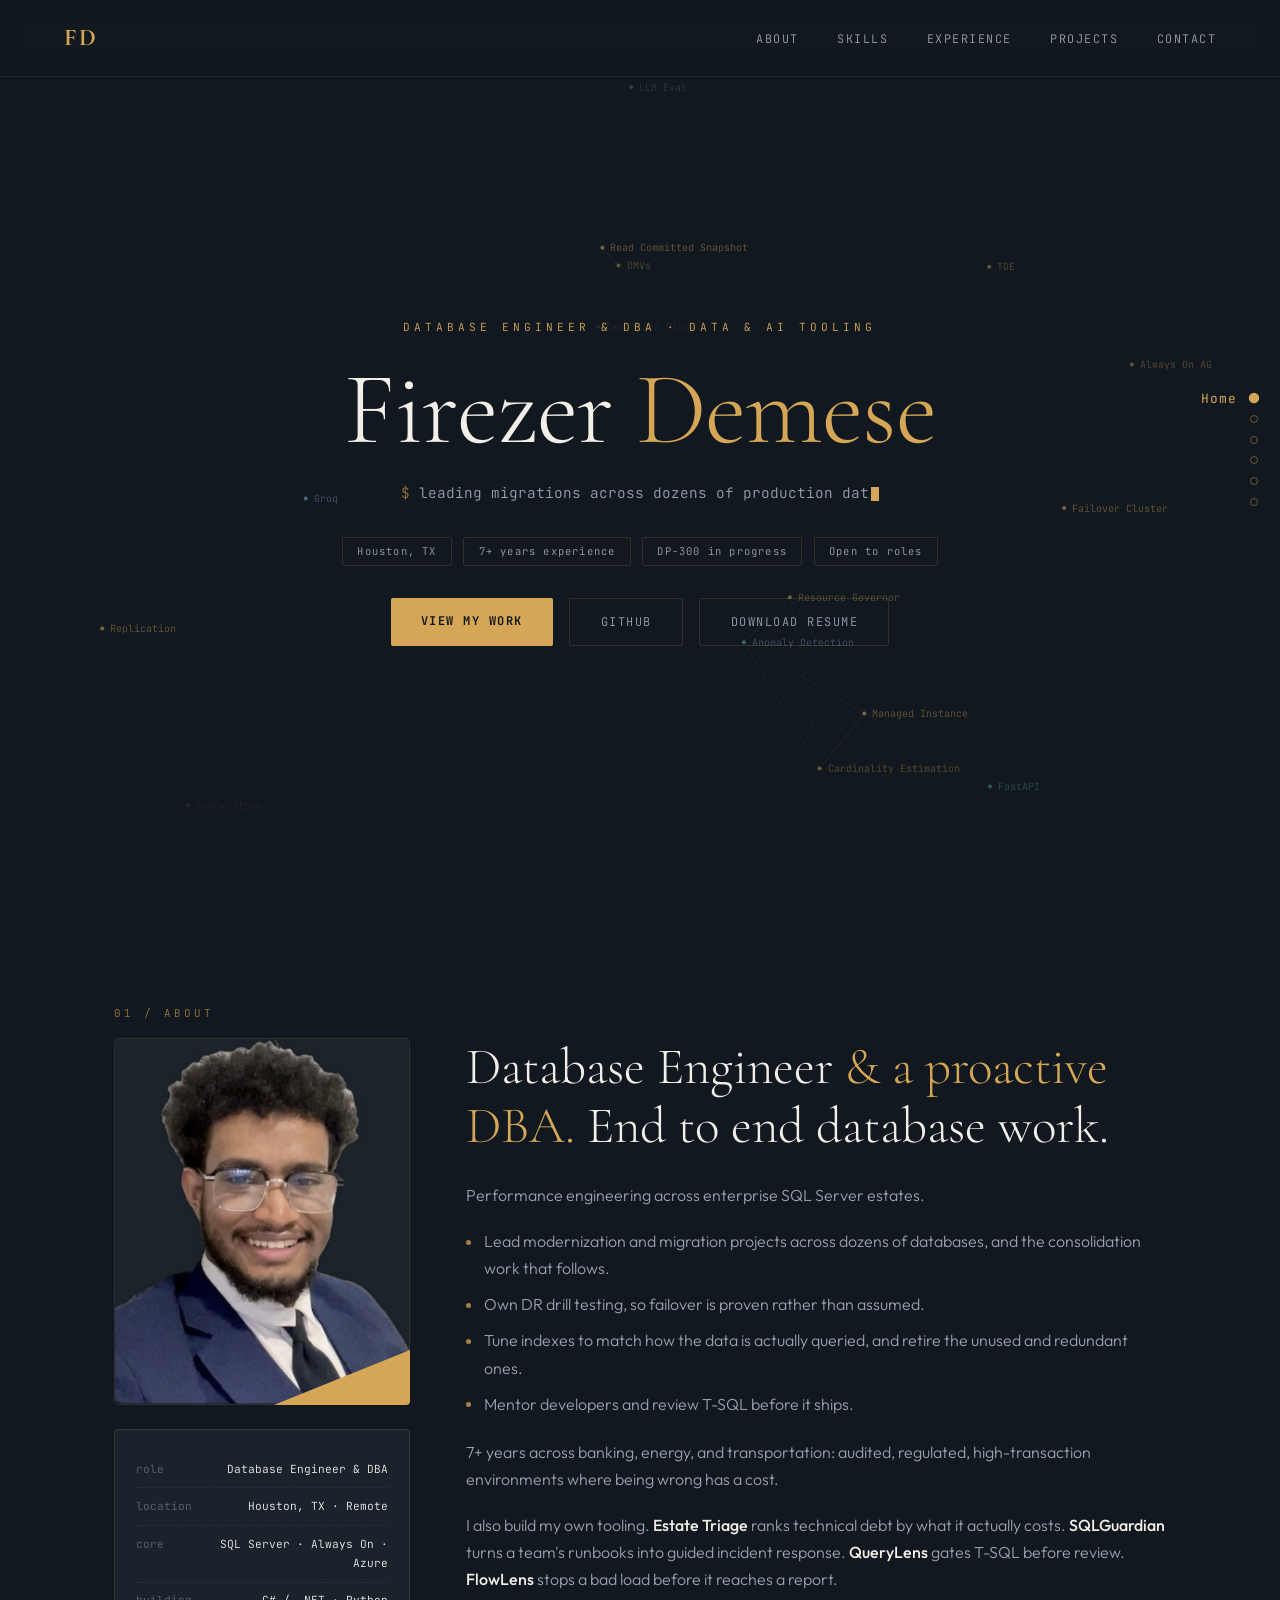
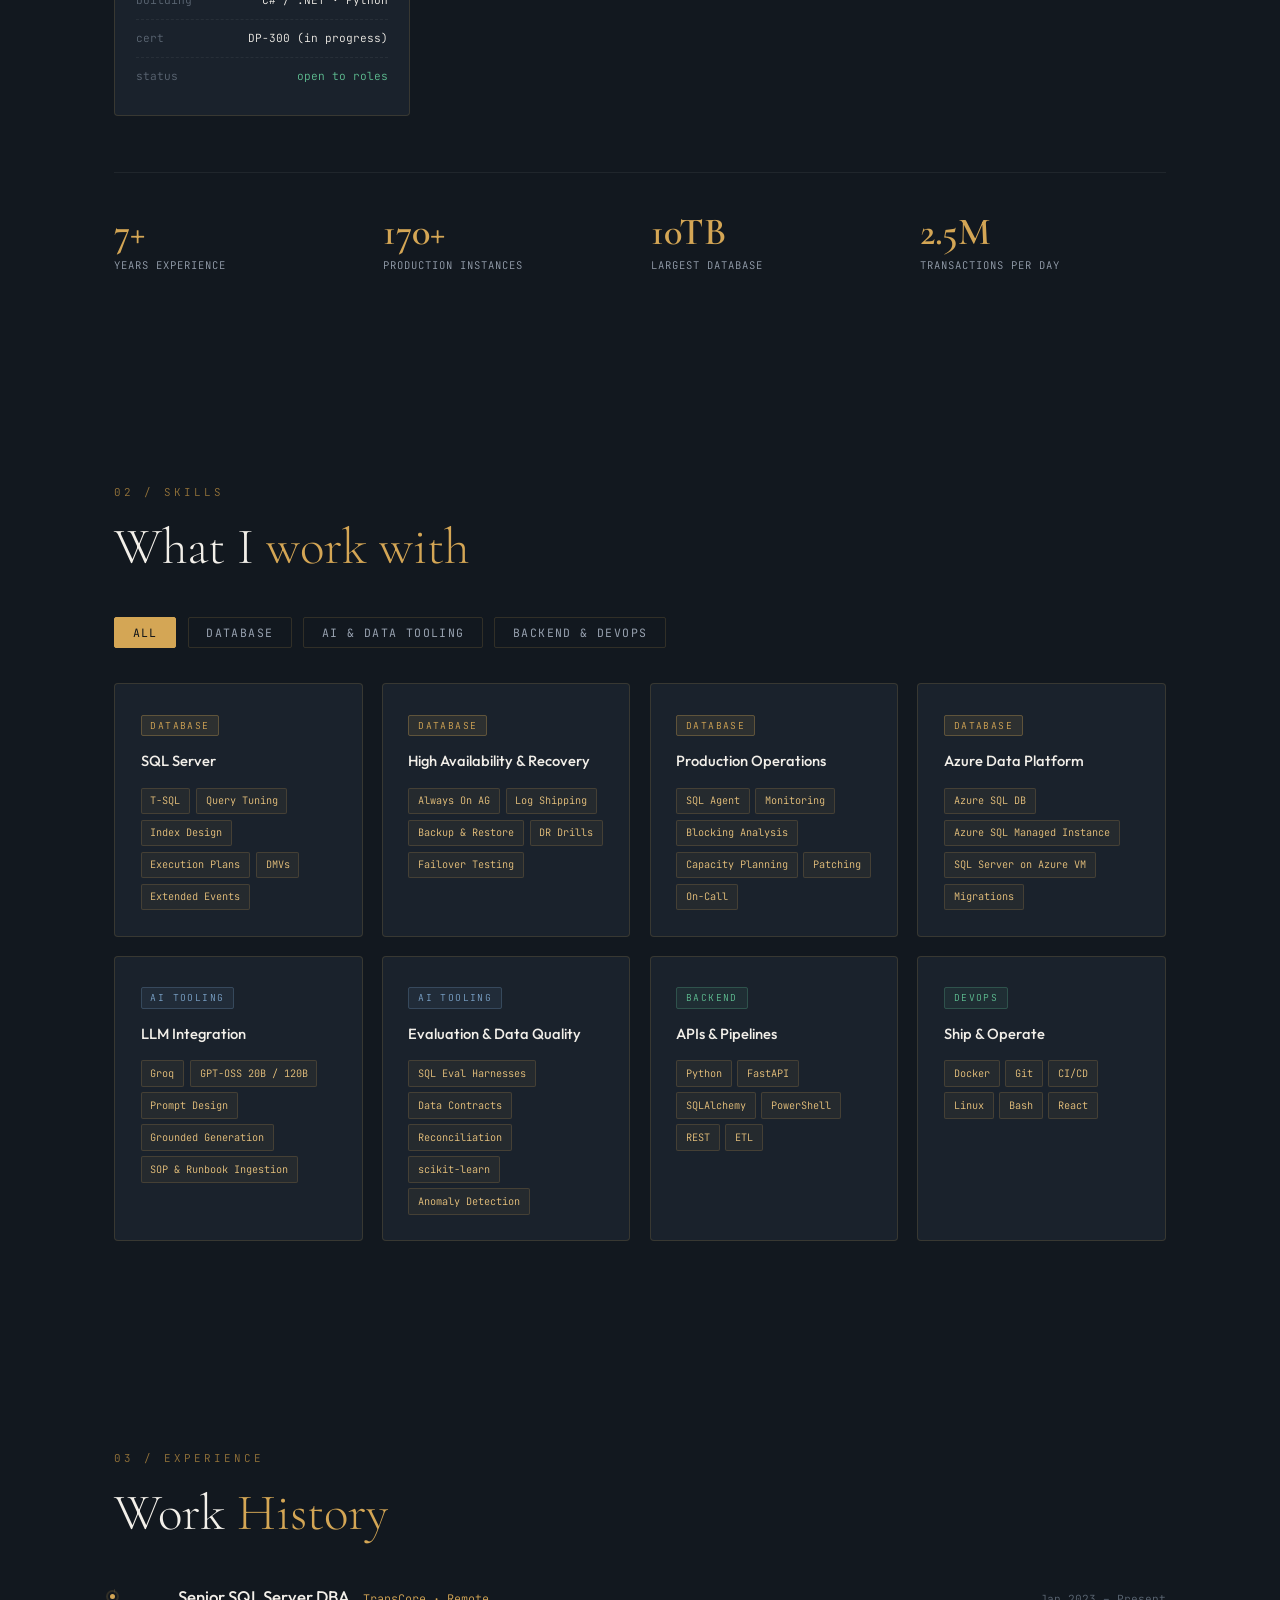
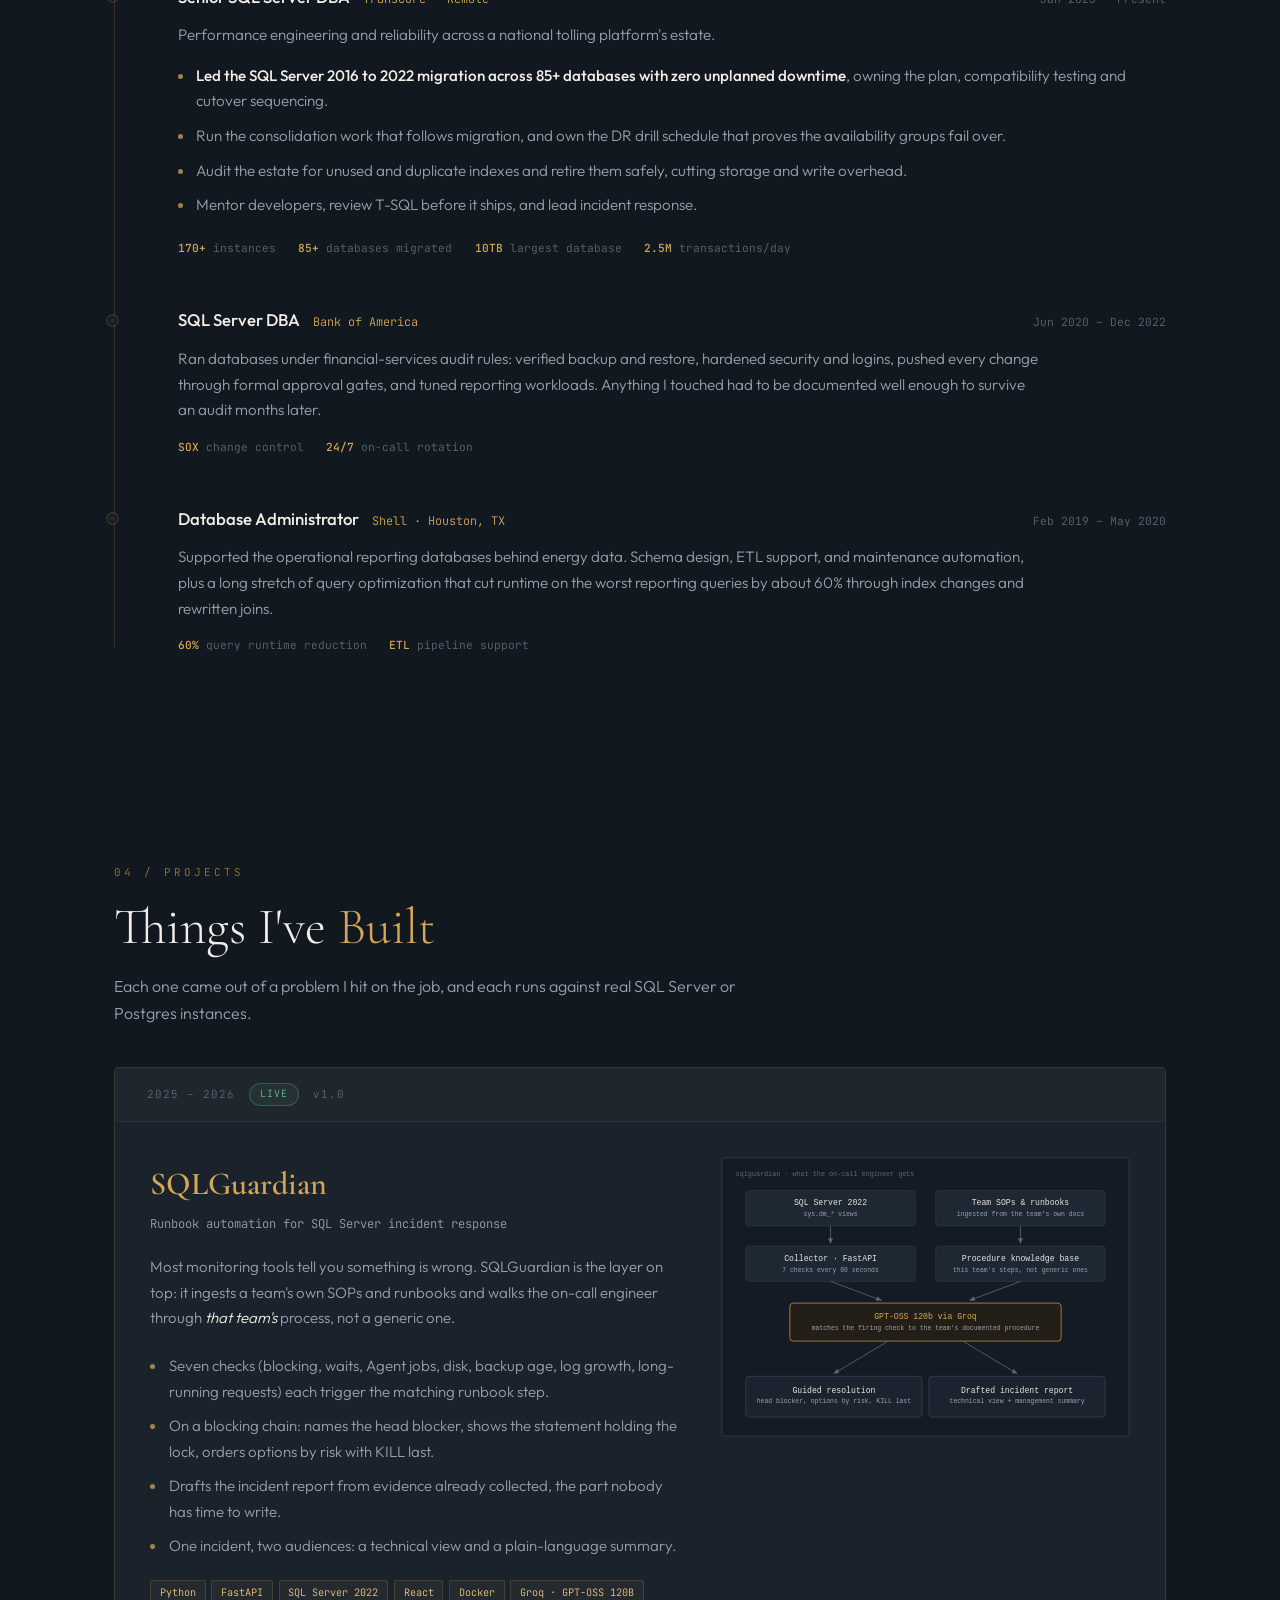
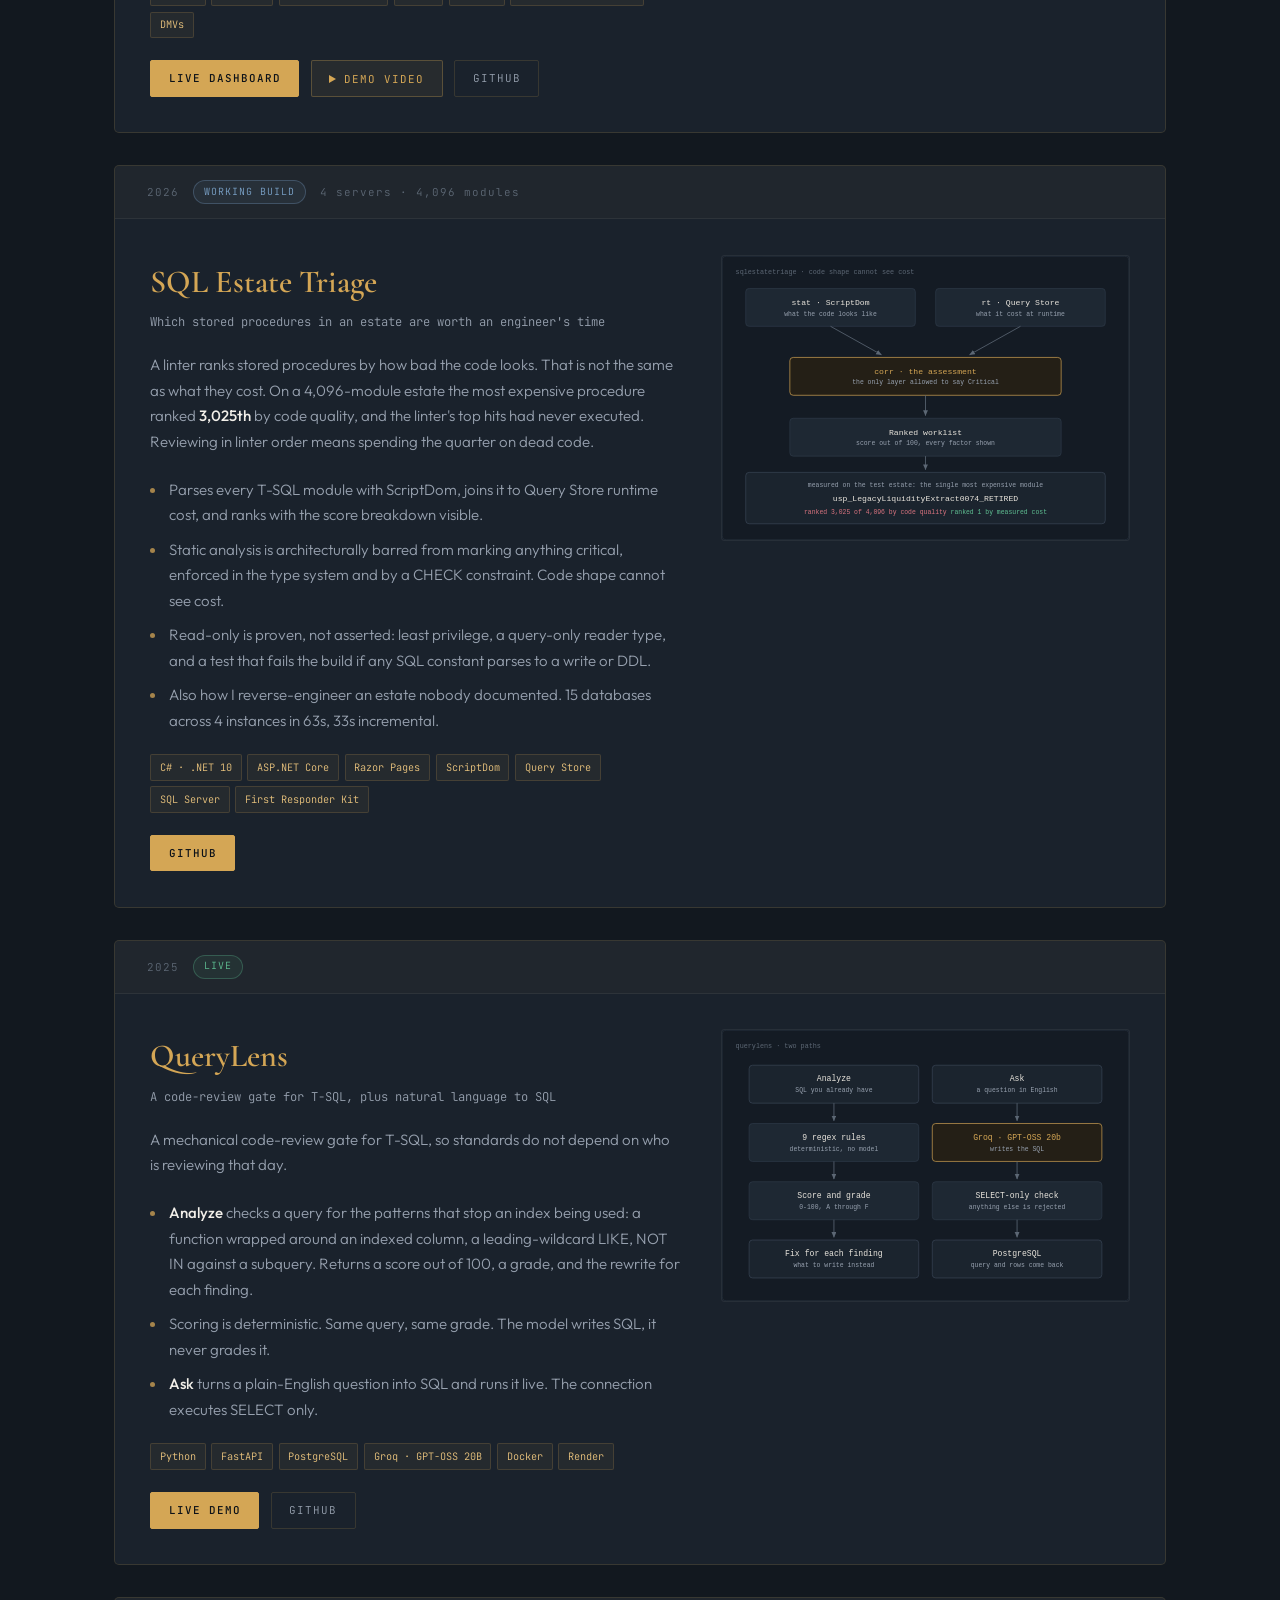
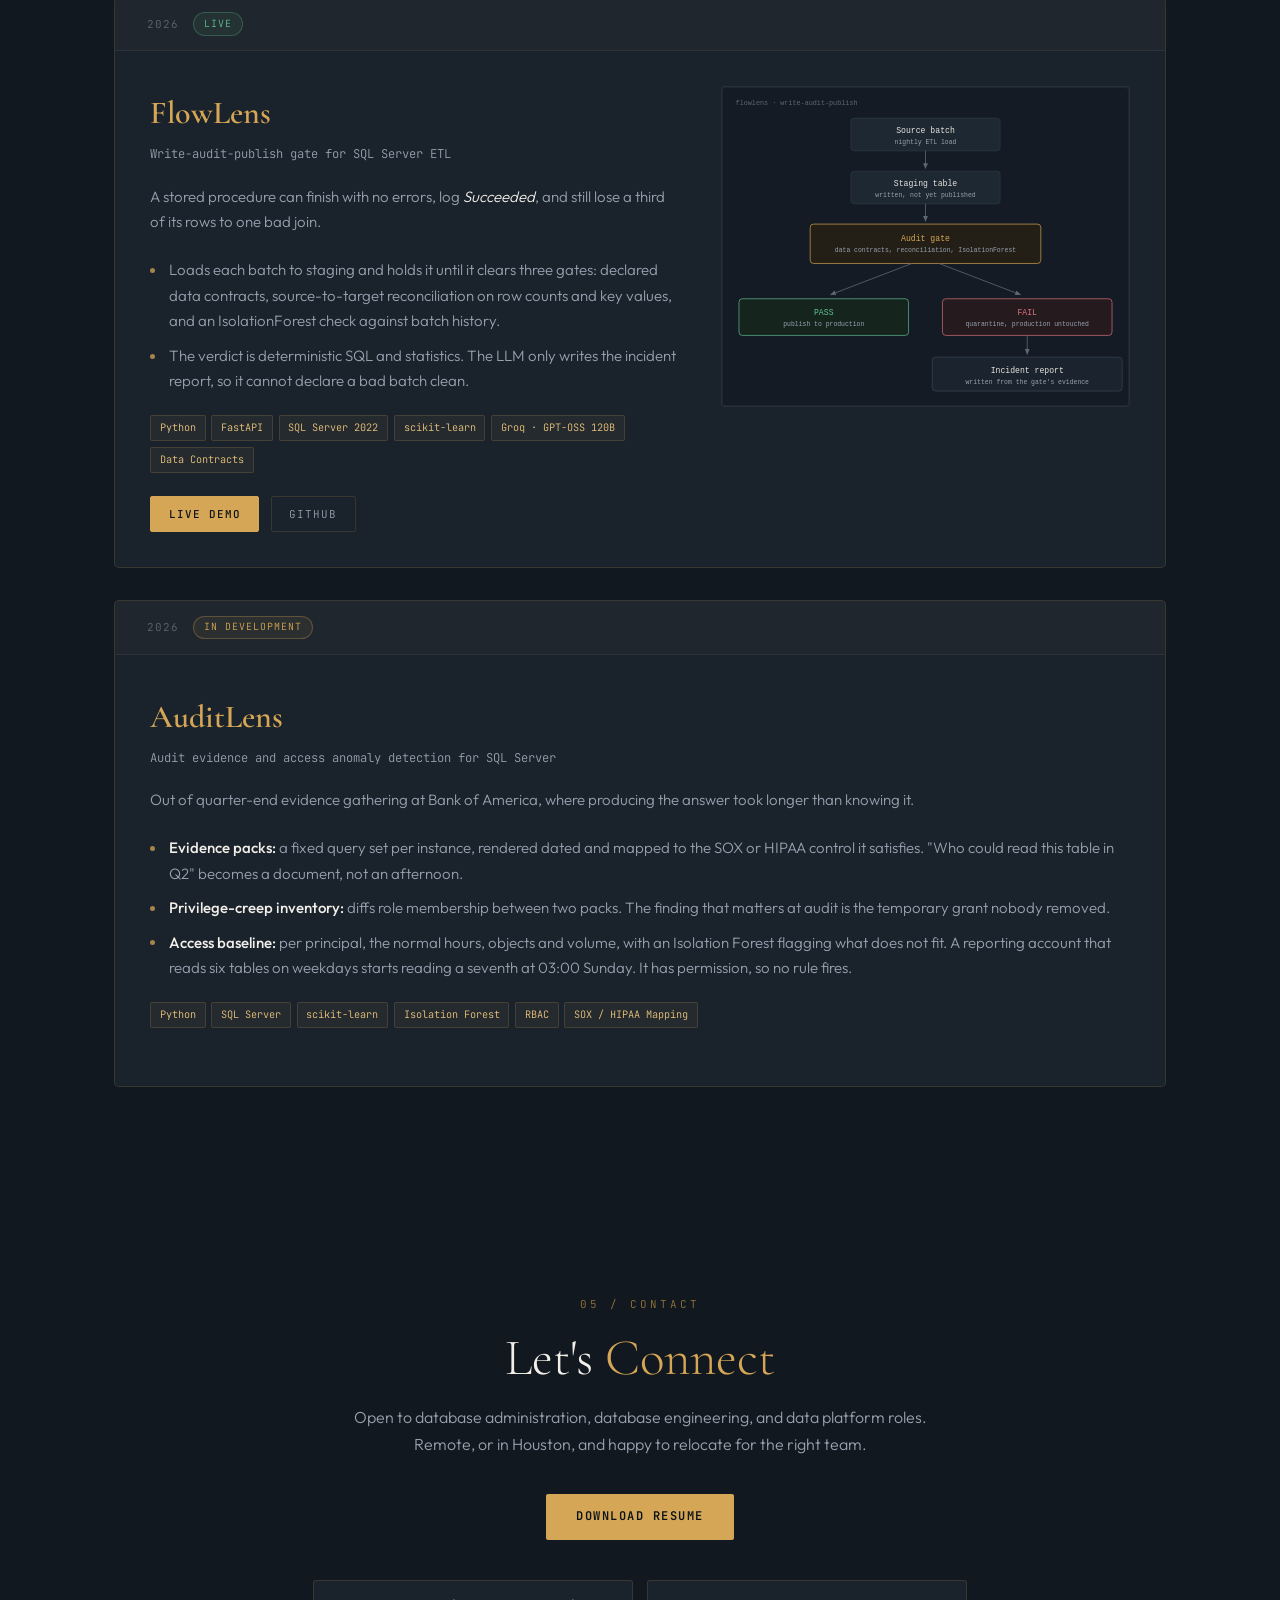
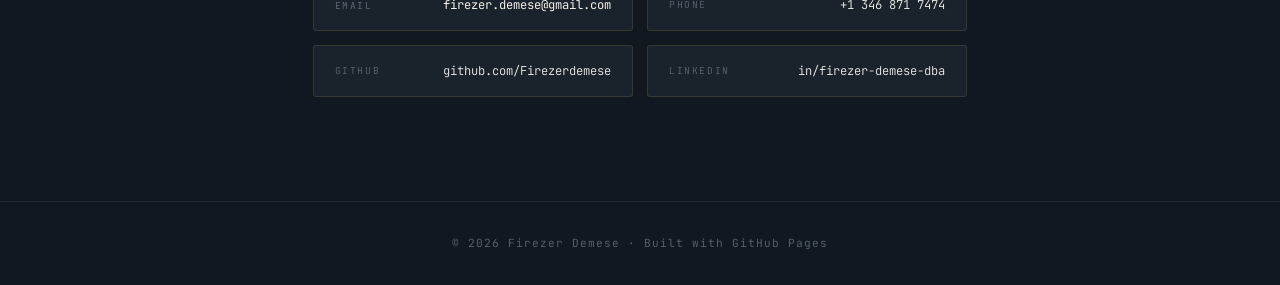
<file: index.html>
<!DOCTYPE html>
<html lang="en">
<head>
  <meta charset="UTF-8" />
  <meta name="viewport" content="width=device-width, initial-scale=1.0" />
  <title>Firezer Demese | Database Engineer &amp; DBA</title>
  <meta name="description" content="Database Engineer and DBA in Houston, TX. Performance engineering, migrations and consolidation across enterprise SQL Server estates. 170+ production instances, a 10TB primary, 2.5M transactions a day." />
  <meta property="og:title" content="Firezer Demese | Database Engineer &amp; DBA">
  <meta property="og:description" content="Database Engineer and DBA. Performance engineering, migrations and consolidation across enterprise SQL Server estates. Houston, TX.">
  <meta property="og:url" content="https://firezerdemese.github.io">
  <meta property="og:type" content="website">
  <meta name="twitter:card" content="summary">
  <link rel="icon" type="image/svg+xml" href="favicon.svg">
  <link rel="preconnect" href="https://fonts.googleapis.com">
  <link rel="preconnect" href="https://fonts.gstatic.com" crossorigin>
  <link href="https://fonts.googleapis.com/css2?family=Cormorant+Garamond:wght@300;400;600;700&family=JetBrains+Mono:wght@400;500&family=Outfit:wght@300;400;500;600&display=swap" rel="stylesheet">
  <link rel="stylesheet" href="style.css" />
</head>
<body>

<div id="scroll-bar"></div>

<div id="loader">
  <div class="loader-content">
    <div class="loader-logo">FD</div>
    <div class="loader-bar"><div class="loader-fill"></div></div>
  </div>
</div>

<!-- NAV -->
<nav>
  <a class="nav-logo" href="#hero">FD</a>
  <ul class="nav-links" id="navLinks">
    <li><a href="#about">About</a></li>
    <li><a href="#skills">Skills</a></li>
    <li><a href="#experience">Experience</a></li>
    <li><a href="#projects">Projects</a></li>
    <li><a href="#contact">Contact</a></li>
  </ul>
  <button class="hamburger" id="hamburger" aria-label="Toggle menu" aria-expanded="false">&#9776;</button>
</nav>

<!-- HERO -->
<section id="hero" class="hero">
  <canvas id="heroCanvas" class="hero-canvas" aria-hidden="true"></canvas>
  <div class="hero-center">
    <div class="hero-eyebrow">Database Engineer &amp; DBA &middot; Data &amp; AI Tooling</div>
    <h1 class="hero-name">Firezer <span class="gold">Demese</span></h1>
    <div class="hero-typewriter"><span class="tw-prompt">$</span> <span id="twText"></span><span class="tw-cursor"></span></div>
    <div class="hero-badge-row">
      <span class="hero-badge-pill">Houston, TX</span>
      <span class="hero-badge-pill">7+ years experience</span>
      <span class="hero-badge-pill">DP-300 in progress</span>
      <span class="hero-badge-pill">Open to roles</span>
    </div>
    <div class="hero-cta">
      <a href="#projects" class="btn-primary">View My Work</a>
      <a href="https://github.com/Firezerdemese" target="_blank" rel="noopener" class="btn-ghost">GitHub</a>
      <a href="Resume.pdf" download class="btn-ghost">Download Resume</a>
    </div>
  </div>
</section>

<!-- ABOUT -->
<section id="about" class="section about">
  <div class="section-label">01 / About</div>
  <div class="about-grid">
    <div class="about-rail">
      <!-- Replace images/profile.jpg with your own photo, same filename.
           Until it exists, the placeholder below is shown instead. -->
      <div class="about-photo">
        <img src="images/profile.jpg" alt="Firezer Demese"
             onerror="this.onerror=null;this.src='images/profile-placeholder.svg'">
        <span class="photo-badge"></span>
      </div>

      <div class="sys-card" aria-label="Profile summary">
        <div class="sys-row"><span class="sys-k">role</span><span class="sys-v">Database Engineer &amp; DBA</span></div>
        <div class="sys-row"><span class="sys-k">location</span><span class="sys-v">Houston, TX &middot; Remote</span></div>
        <div class="sys-row"><span class="sys-k">core</span><span class="sys-v">SQL Server &middot; Always On &middot; Azure</span></div>
        <div class="sys-row"><span class="sys-k">building</span><span class="sys-v">C# / .NET &middot; Python</span></div>
        <div class="sys-row"><span class="sys-k">cert</span><span class="sys-v">DP-300 (in progress)</span></div>
        <div class="sys-row"><span class="sys-k">status</span><span class="sys-v ok">open to roles</span></div>
      </div>
    </div>

    <div class="about-text">
      <h2>Database Engineer <span class="gold">&amp; a proactive DBA.</span> End to end database work.</h2>
      <p>Performance engineering across enterprise SQL Server estates.</p>
      <ul class="about-list">
        <li>Lead modernization and migration projects across dozens of databases, and the consolidation work that follows.</li>
        <li>Own DR drill testing, so failover is proven rather than assumed.</li>
        <li>Tune indexes to match how the data is actually queried, and retire the unused and redundant ones.</li>
        <li>Mentor developers and review T-SQL before it ships.</li>
      </ul>
      <p>7+ years across banking, energy, and transportation: audited, regulated, high-transaction environments where being wrong has a cost.</p>
      <p>I also build my own tooling. <strong>Estate Triage</strong> ranks technical debt by what it actually costs. <strong>SQLGuardian</strong> turns a team's runbooks into guided incident response. <strong>QueryLens</strong> gates T-SQL before review. <strong>FlowLens</strong> stops a bad load before it reaches a report.</p>
    </div>
  </div>

  <div class="about-stats">
    <div class="stat">
      <span class="stat-num gold">7+</span>
      <span class="stat-label">Years Experience</span>
    </div>
    <div class="stat">
      <span class="stat-num gold">170+</span>
      <span class="stat-label">Production Instances</span>
    </div>
    <div class="stat">
      <span class="stat-num gold">10TB</span>
      <span class="stat-label">Largest Database</span>
    </div>
    <div class="stat">
      <span class="stat-num gold">2.5M</span>
      <span class="stat-label">Transactions Per Day</span>
    </div>
  </div>
</section>

<!-- SKILLS -->
<section id="skills" class="section skills">
  <div class="section-label">02 / Skills</div>
  <h2>What I <span class="gold">work with</span></h2>

  <div class="skills-filter">
    <button class="filter-btn active" data-filter="all">All</button>
    <button class="filter-btn" data-filter="db">Database</button>
    <button class="filter-btn" data-filter="ai">AI &amp; Data Tooling</button>
    <button class="filter-btn" data-filter="eng">Backend &amp; DevOps</button>
  </div>

  <div class="skills-grid">
    <div class="skill-card" data-domain="db">
      <div class="skill-card-header"><span class="skill-domain-tag db">Database</span></div>
      <h3>SQL Server</h3>
      <div class="tags">
        <span>T-SQL</span><span>Query Tuning</span><span>Index Design</span>
        <span>Execution Plans</span><span>DMVs</span><span>Extended Events</span>
      </div>
    </div>

    <div class="skill-card" data-domain="db">
      <div class="skill-card-header"><span class="skill-domain-tag db">Database</span></div>
      <h3>High Availability &amp; Recovery</h3>
      <div class="tags">
        <span>Always On AG</span><span>Log Shipping</span><span>Backup &amp; Restore</span>
        <span>DR Drills</span><span>Failover Testing</span>
      </div>
    </div>

    <div class="skill-card" data-domain="db">
      <div class="skill-card-header"><span class="skill-domain-tag db">Database</span></div>
      <h3>Production Operations</h3>
      <div class="tags">
        <span>SQL Agent</span><span>Monitoring</span><span>Blocking Analysis</span>
        <span>Capacity Planning</span><span>Patching</span><span>On-Call</span>
      </div>
    </div>

    <div class="skill-card" data-domain="db">
      <div class="skill-card-header"><span class="skill-domain-tag db">Database</span></div>
      <h3>Azure Data Platform</h3>
      <div class="tags">
        <span>Azure SQL DB</span><span>Azure SQL Managed Instance</span><span>SQL Server on Azure VM</span>
        <span>Migrations</span>
      </div>
    </div>

    <div class="skill-card" data-domain="ai">
      <div class="skill-card-header"><span class="skill-domain-tag ai">AI Tooling</span></div>
      <h3>LLM Integration</h3>
      <div class="tags">
        <span>Groq</span><span>GPT-OSS 20B / 120B</span><span>Prompt Design</span>
        <span>Grounded Generation</span><span>SOP &amp; Runbook Ingestion</span>
      </div>
    </div>

    <div class="skill-card" data-domain="ai">
      <div class="skill-card-header"><span class="skill-domain-tag ai">AI Tooling</span></div>
      <h3>Evaluation &amp; Data Quality</h3>
      <div class="tags">
        <span>SQL Eval Harnesses</span><span>Data Contracts</span><span>Reconciliation</span>
        <span>scikit-learn</span><span>Anomaly Detection</span>
      </div>
    </div>

    <div class="skill-card" data-domain="eng">
      <div class="skill-card-header"><span class="skill-domain-tag eng">Backend</span></div>
      <h3>APIs &amp; Pipelines</h3>
      <div class="tags">
        <span>Python</span><span>FastAPI</span><span>SQLAlchemy</span>
        <span>PowerShell</span><span>REST</span><span>ETL</span>
      </div>
    </div>

    <div class="skill-card" data-domain="eng">
      <div class="skill-card-header"><span class="skill-domain-tag eng">DevOps</span></div>
      <h3>Ship &amp; Operate</h3>
      <div class="tags">
        <span>Docker</span><span>Git</span><span>CI/CD</span>
        <span>Linux</span><span>Bash</span><span>React</span>
      </div>
    </div>
  </div>
</section>

<!-- EXPERIENCE -->
<section id="experience" class="section experience">
  <div class="section-label">03 / Experience</div>
  <h2>Work <span class="gold">History</span></h2>

  <div class="timeline">
    <div class="timeline-item">
      <div class="timeline-dot current"></div>
      <div class="timeline-content">
        <div class="timeline-header">
          <h3>Senior SQL Server DBA</h3>
          <span class="timeline-company">TransCore &middot; Remote</span>
          <span class="timeline-date">Jan 2023 &ndash; Present</span>
        </div>
        <p>Performance engineering and reliability across a national tolling platform's estate.</p>
        <ul class="xp-list">
          <li><strong>Led the SQL Server 2016 to 2022 migration across 85+ databases with zero unplanned downtime</strong>, owning the plan, compatibility testing and cutover sequencing.</li>
          <li>Run the consolidation work that follows migration, and own the DR drill schedule that proves the availability groups fail over.</li>
          <li>Audit the estate for unused and duplicate indexes and retire them safely, cutting storage and write overhead.</li>
          <li>Mentor developers, review T-SQL before it ships, and lead incident response.</li>
        </ul>
        <div class="xp-stats">
          <span><b>170+</b> instances</span>
          <span><b>85+</b> databases migrated</span>
          <span><b>10TB</b> largest database</span>
          <span><b>2.5M</b> transactions/day</span>
        </div>
      </div>
    </div>

    <div class="timeline-item">
      <div class="timeline-dot"></div>
      <div class="timeline-content">
        <div class="timeline-header">
          <h3>SQL Server DBA</h3>
          <span class="timeline-company">Bank of America</span>
          <span class="timeline-date">Jun 2020 &ndash; Dec 2022</span>
        </div>
        <p>Ran databases under financial-services audit rules: verified backup and restore, hardened security and logins, pushed every change through formal approval gates, and tuned reporting workloads. Anything I touched had to be documented well enough to survive an audit months later.</p>
        <div class="xp-stats">
          <span><b>SOX</b> change control</span>
          <span><b>24/7</b> on-call rotation</span>
        </div>
      </div>
    </div>

    <div class="timeline-item">
      <div class="timeline-dot"></div>
      <div class="timeline-content">
        <div class="timeline-header">
          <h3>Database Administrator</h3>
          <span class="timeline-company">Shell &middot; Houston, TX</span>
          <span class="timeline-date">Feb 2019 &ndash; May 2020</span>
        </div>
        <p>Supported the operational reporting databases behind energy data. Schema design, ETL support, and maintenance automation, plus a long stretch of query optimization that cut runtime on the worst reporting queries by about 60% through index changes and rewritten joins.</p>
        <div class="xp-stats">
          <span><b>60%</b> query runtime reduction</span>
          <span><b>ETL</b> pipeline support</span>
        </div>
      </div>
    </div>
  </div>
</section>

<!-- PROJECTS -->
<section id="projects" class="section projects">
  <div class="section-label">04 / Projects</div>
  <h2>Things I've <span class="gold">Built</span></h2>
  <p class="section-lede">Each one came out of a problem I hit on the job, and each runs against real SQL Server or Postgres instances.</p>

  <div class="projects-list">

    <!-- SQLGuardian -->
    <div class="project-card">
      <div class="project-meta">
        <span class="project-date">2025 &ndash; 2026</span>
        <span class="project-status live">Live</span>
        <span class="project-version">v1.0</span>
      </div>
      <div class="project-body">
        <div class="project-info">
          <h3 class="project-title">SQLGuardian</h3>
          <p class="project-subtitle">Runbook automation for SQL Server incident response</p>
          <p class="project-desc">Most monitoring tools tell you something is wrong. SQLGuardian is the layer on top: it ingests a team's own SOPs and runbooks and walks the on-call engineer through <em>that team's</em> process, not a generic one.</p>
          <ul class="project-points">
            <li>Seven checks (blocking, waits, Agent jobs, disk, backup age, log growth, long-running requests) each trigger the matching runbook step.</li>
            <li>On a blocking chain: names the head blocker, shows the statement holding the lock, orders options by risk with KILL last.</li>
            <li>Drafts the incident report from evidence already collected, the part nobody has time to write.</li>
            <li>One incident, two audiences: a technical view and a plain-language summary.</li>
          </ul>
          <div class="project-tags">
            <span>Python</span><span>FastAPI</span><span>SQL Server 2022</span>
            <span>React</span><span>Docker</span><span>Groq &middot; GPT-OSS 120B</span><span>DMVs</span>
          </div>
          <div class="project-links">
            <a href="./sqlguardian-demo/" target="_blank" rel="noopener" class="link-btn primary">Live Dashboard</a>
            <button type="button" class="link-btn video" data-video="./assets/sqlguardian-demo.mp4" data-video-title="SQLGuardian &middot; Demo Walkthrough">Demo Video</button>
            <a href="https://github.com/Firezerdemese/sqlguardian" target="_blank" rel="noopener" class="link-btn">GitHub</a>
          </div>
        </div>
        <div class="project-visual">
          <img src="images/sqlguardian-diagram.svg" alt="SQLGuardian architecture: DMV checks and the team's ingested SOPs and runbooks both feed the LLM, which produces guided resolution steps and a drafted incident report in both a technical and a management view.">
        </div>
      </div>
    </div>

    <!-- SQL Estate Triage -->
    <div class="project-card">
      <div class="project-meta">
        <span class="project-date">2026</span>
        <span class="project-status built">Working Build</span>
        <span class="project-version">4 servers &middot; 4,096 modules</span>
      </div>
      <div class="project-body">
        <div class="project-info">
          <h3 class="project-title">SQL Estate Triage</h3>
          <p class="project-subtitle">Which stored procedures in an estate are worth an engineer's time</p>
          <p class="project-desc">A linter ranks stored procedures by how bad the code looks. That is not the same as what they cost. On a 4,096-module estate the most expensive procedure ranked <strong>3,025th</strong> by code quality, and the linter's top hits had never executed. Reviewing in linter order means spending the quarter on dead code.</p>
          <ul class="project-points">
            <li>Parses every T-SQL module with ScriptDom, joins it to Query Store runtime cost, and ranks with the score breakdown visible.</li>
            <li>Static analysis is architecturally barred from marking anything critical, enforced in the type system and by a CHECK constraint. Code shape cannot see cost.</li>
            <li>Read-only is proven, not asserted: least privilege, a query-only reader type, and a test that fails the build if any SQL constant parses to a write or DDL.</li>
            <li>Also how I reverse-engineer an estate nobody documented. 15 databases across 4 instances in 63s, 33s incremental.</li>
          </ul>
          <div class="project-tags">
            <span>C# &middot; .NET 10</span><span>ASP.NET Core</span><span>Razor Pages</span>
            <span>ScriptDom</span><span>Query Store</span><span>SQL Server</span><span>First Responder Kit</span>
          </div>
          <div class="project-links">
            <a href="https://github.com/FirezerDemese/sql-estate-triage" target="_blank" rel="noopener" class="link-btn primary">GitHub</a>
          </div>
        </div>
        <div class="project-visual">
          <img src="images/estatetriage-diagram.svg" alt="SQL Estate Triage architecture: a static analysis layer and a Query Store runtime layer feed a correlation layer, which is the only layer permitted to rank a module critical, producing a ranked worklist.">
        </div>
      </div>
    </div>

    <!-- QueryLens -->
    <div class="project-card">
      <div class="project-meta">
        <span class="project-date">2025</span>
        <span class="project-status live">Live</span>
      </div>
      <div class="project-body">
        <div class="project-info">
          <h3 class="project-title">QueryLens</h3>
          <p class="project-subtitle">A code-review gate for T-SQL, plus natural language to SQL</p>
          <p class="project-desc">A mechanical code-review gate for T-SQL, so standards do not depend on who is reviewing that day.</p>
          <ul class="project-points">
            <li><strong>Analyze</strong> checks a query for the patterns that stop an index being used: a function wrapped around an indexed column, a leading-wildcard LIKE, NOT IN against a subquery. Returns a score out of 100, a grade, and the rewrite for each finding.</li>
            <li>Scoring is deterministic. Same query, same grade. The model writes SQL, it never grades it.</li>
            <li><strong>Ask</strong> turns a plain-English question into SQL and runs it live. The connection executes SELECT only.</li>
          </ul>
          <div class="project-tags">
            <span>Python</span><span>FastAPI</span><span>PostgreSQL</span>
            <span>Groq &middot; GPT-OSS 20B</span><span>Docker</span><span>Render</span>
          </div>
          <div class="project-links">
            <a href="https://querylens-cudj.onrender.com/" target="_blank" rel="noopener" class="link-btn primary">Live Demo</a>
            <a href="https://github.com/Firezerdemese/querylens" target="_blank" rel="noopener" class="link-btn">GitHub</a>
          </div>
        </div>
        <div class="project-visual">
          <img src="images/querylens-diagram.svg" alt="QueryLens has two paths: Ask sends a question to an LLM, checks the generated SQL is a SELECT, and runs it against PostgreSQL; Analyze runs a query through nine regex rules to produce a score, a grade and a fix per finding.">
        </div>
      </div>
    </div>

    <!-- FlowLens -->
    <div class="project-card">
      <div class="project-meta">
        <span class="project-date">2026</span>
        <span class="project-status live">Live</span>
      </div>
      <div class="project-body">
        <div class="project-info">
          <h3 class="project-title">FlowLens</h3>
          <p class="project-subtitle">Write-audit-publish gate for SQL Server ETL</p>
          <p class="project-desc">A stored procedure can finish with no errors, log <em>Succeeded</em>, and still lose a third of its rows to one bad join.</p>
          <ul class="project-points">
            <li>Loads each batch to staging and holds it until it clears three gates: declared data contracts, source-to-target reconciliation on row counts and key values, and an IsolationForest check against batch history.</li>
            <li>The verdict is deterministic SQL and statistics. The LLM only writes the incident report, so it cannot declare a bad batch clean.</li>
          </ul>
          <div class="project-tags">
            <span>Python</span><span>FastAPI</span><span>SQL Server 2022</span>
            <span>scikit-learn</span><span>Groq &middot; GPT-OSS 120B</span><span>Data Contracts</span>
          </div>
          <div class="project-links">
            <a href="./flowlens-demo/" target="_blank" rel="noopener" class="link-btn primary">Live Demo</a>
            <a href="https://github.com/Firezerdemese/flowlens" target="_blank" rel="noopener" class="link-btn">GitHub</a>
          </div>
        </div>
        <div class="project-visual">
          <img src="images/flowlens-diagram.svg" alt="FlowLens architecture: a source batch lands in staging, passes an audit gate, and is either published to production or quarantined with an incident report.">
        </div>
      </div>
    </div>

    <!-- AuditLens -->
    <div class="project-card">
      <div class="project-meta">
        <span class="project-date">2026</span>
        <span class="project-status dev">In Development</span>
      </div>
      <div class="project-body single">
        <div class="project-info">
          <h3 class="project-title">AuditLens</h3>
          <p class="project-subtitle">Audit evidence and access anomaly detection for SQL Server</p>
          <p class="project-desc">Out of quarter-end evidence gathering at Bank of America, where producing the answer took longer than knowing it.</p>
          <ul class="project-points">
            <li><strong>Evidence packs:</strong> a fixed query set per instance, rendered dated and mapped to the SOX or HIPAA control it satisfies. "Who could read this table in Q2" becomes a document, not an afternoon.</li>
            <li><strong>Privilege-creep inventory:</strong> diffs role membership between two packs. The finding that matters at audit is the temporary grant nobody removed.</li>
            <li><strong>Access baseline:</strong> per principal, the normal hours, objects and volume, with an Isolation Forest flagging what does not fit. A reporting account that reads six tables on weekdays starts reading a seventh at 03:00 Sunday. It has permission, so no rule fires.</li>
          </ul>
          <div class="project-tags">
            <span>Python</span><span>SQL Server</span><span>scikit-learn</span>
            <span>Isolation Forest</span><span>RBAC</span><span>SOX / HIPAA Mapping</span>
          </div>
        </div>
      </div>
    </div>

  </div>
</section>

<!-- CONTACT -->
<section id="contact" class="section contact">
  <div class="section-label">05 / Contact</div>
  <h2>Let's <span class="gold">Connect</span></h2>
  <p class="contact-sub">Open to database administration, database engineering, and data platform roles. Remote, or in Houston, and happy to relocate for the right team.</p>

  <a href="Resume.pdf" download class="btn-primary contact-resume">Download Resume</a>

  <div class="contact-links">
    <button type="button" class="contact-item" id="copyEmail">
      <span class="contact-lab">Email</span>
      <span class="contact-val">firezer.demese@gmail.com</span>
    </button>
    <a href="tel:+13468717474" class="contact-item">
      <span class="contact-lab">Phone</span>
      <span class="contact-val">+1 346 871 7474</span>
    </a>
    <a href="https://github.com/Firezerdemese" target="_blank" rel="noopener" class="contact-item">
      <span class="contact-lab">GitHub</span>
      <span class="contact-val">github.com/Firezerdemese</span>
    </a>
    <a href="https://linkedin.com/in/firezer-demese-dba" target="_blank" rel="noopener" class="contact-item">
      <span class="contact-lab">LinkedIn</span>
      <span class="contact-val">in/firezer-demese-dba</span>
    </a>
  </div>
</section>

<footer>
  <p>&copy; 2026 Firezer Demese &middot; Built with GitHub Pages</p>
</footer>

<!-- VIDEO MODAL -->
<div id="video-modal" class="modal-overlay">
  <div class="modal-box">
    <div class="modal-header">
      <span class="modal-title" id="modal-title">Demo Video</span>
      <button class="modal-close" id="modal-close" aria-label="Close video">&times;</button>
    </div>
    <video id="modal-video" controls playsinline preload="none"></video>
  </div>
</div>

<!-- BACK TO TOP -->
<button id="back-to-top" aria-label="Back to top">&uarr;</button>

<!-- NAV DOTS -->
<div class="nav-dots" id="navDots">
  <button class="nav-dot active" data-target="hero"><span class="nav-dot-label">Home</span></button>
  <button class="nav-dot" data-target="about"><span class="nav-dot-label">About</span></button>
  <button class="nav-dot" data-target="skills"><span class="nav-dot-label">Skills</span></button>
  <button class="nav-dot" data-target="experience"><span class="nav-dot-label">Experience</span></button>
  <button class="nav-dot" data-target="projects"><span class="nav-dot-label">Projects</span></button>
  <button class="nav-dot" data-target="contact"><span class="nav-dot-label">Contact</span></button>
</div>

<div class="toast" id="toast">Email copied</div>

<script src="script.js"></script>
</body>
</html>
</file>
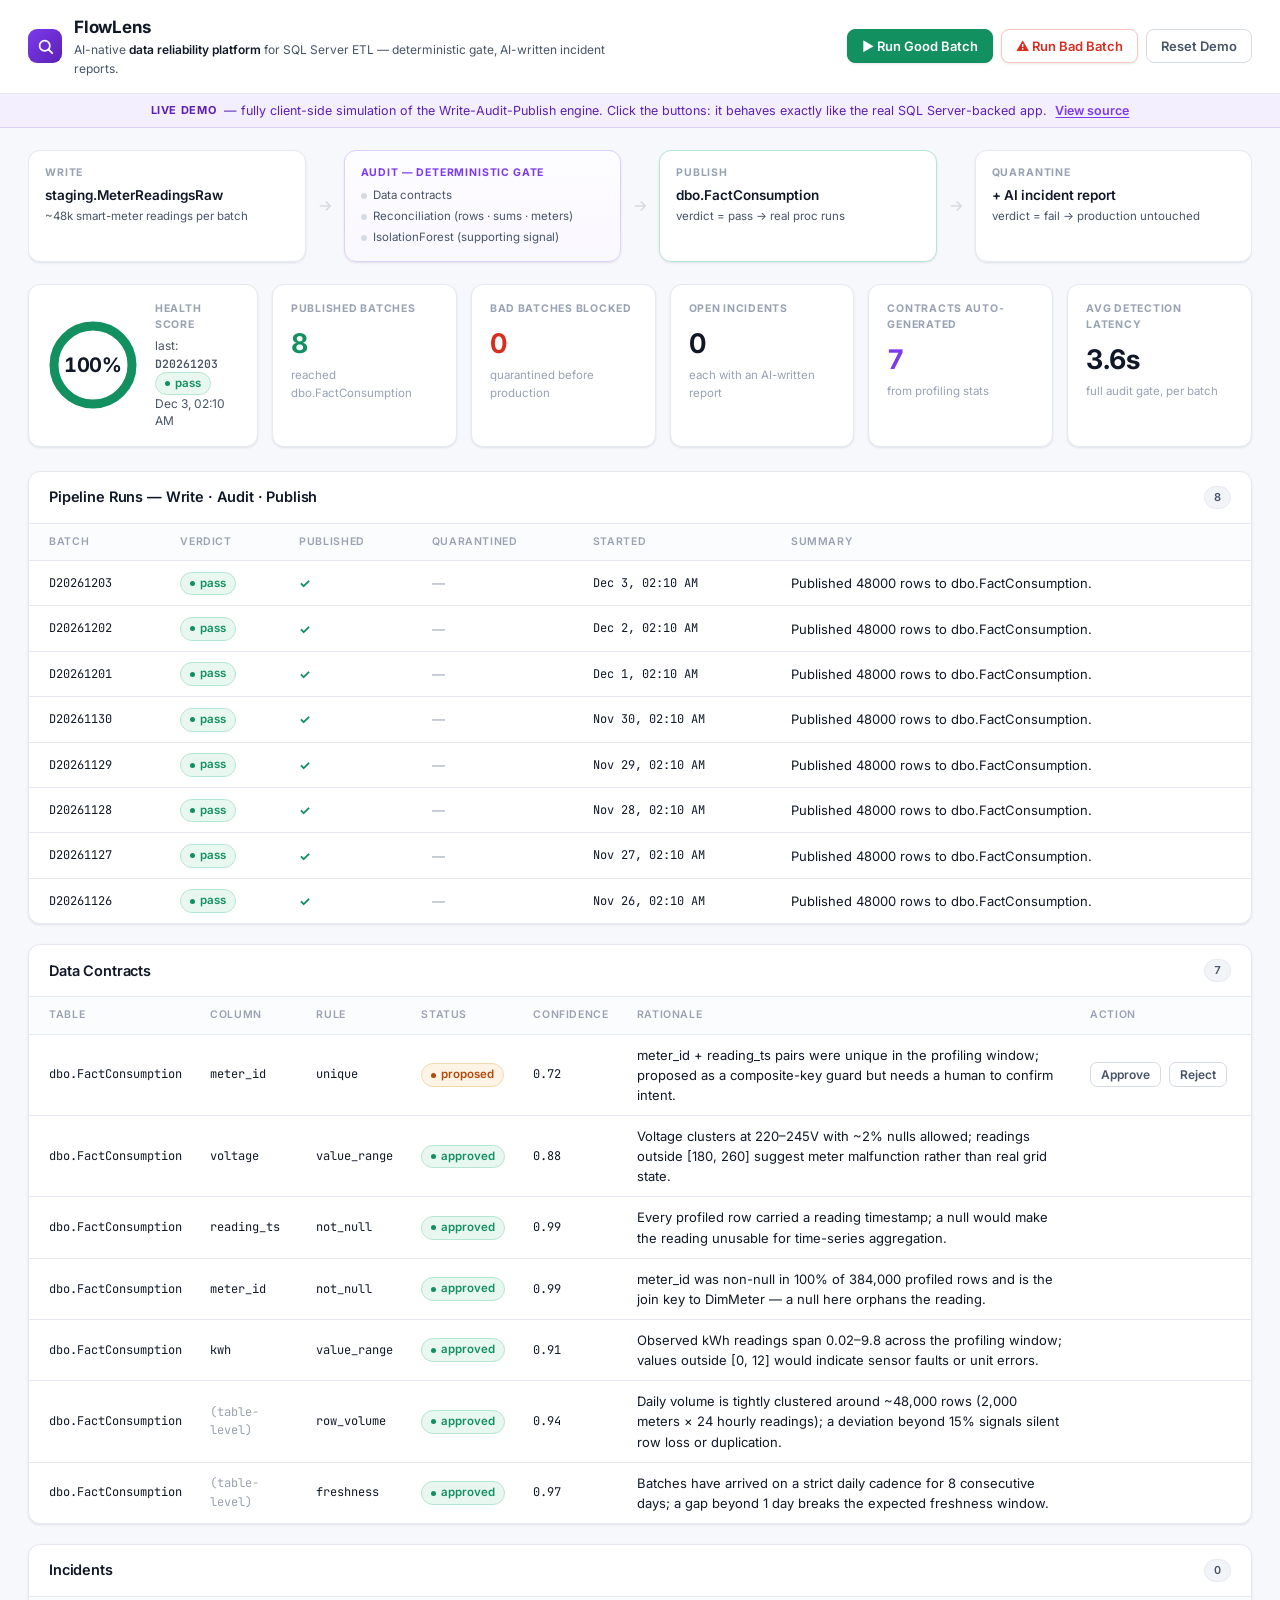
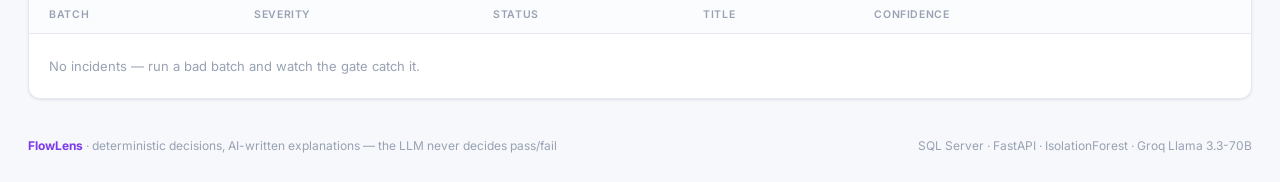
<file: flowlens-demo/index.html>
<!DOCTYPE html>
<html lang="en">
<head>
    <meta charset="UTF-8">
    <meta name="viewport" content="width=device-width, initial-scale=1.0">
    <title>FlowLens — Data Reliability Platform</title>
    <link rel="icon" href="data:image/svg+xml,%3Csvg xmlns='http://www.w3.org/2000/svg' viewBox='0 0 32 32'%3E%3Crect width='32' height='32' rx='8' fill='%237c3aed'/%3E%3Ccircle cx='16' cy='16' r='7' fill='none' stroke='white' stroke-width='2.4'/%3E%3Cline x1='21.5' y1='21.5' x2='26' y2='26' stroke='white' stroke-width='2.6' stroke-linecap='round'/%3E%3C/svg%3E">
    <link rel="preconnect" href="https://fonts.googleapis.com">
    <link rel="preconnect" href="https://fonts.gstatic.com" crossorigin>
    <link href="https://fonts.googleapis.com/css2?family=Inter:wght@400;500;600;700&family=JetBrains+Mono:wght@400;500;600&display=swap" rel="stylesheet">
    <link rel="stylesheet" href="static/style.css">
</head>
<body>
    <header class="topbar">
        <div class="brand">
            <div class="brand-mark" aria-hidden="true">
                <svg viewBox="0 0 24 24" fill="none" stroke="currentColor" stroke-width="2.2" stroke-linecap="round">
                    <circle cx="11" cy="11" r="6.5"/><line x1="16" y1="16" x2="20.5" y2="20.5"/>
                </svg>
            </div>
            <div>
                <h1>FlowLens</h1>
                <p class="sub">AI-native <strong>data reliability platform</strong> for SQL Server ETL — deterministic gate, AI-written incident reports.</p>
            </div>
        </div>
        <div class="actions">
            <button id="btn-run-good" class="btn btn-good"><span class="spinner"></span>▶ Run Good Batch</button>
            <button id="btn-run-bad" class="btn btn-bad"><span class="spinner"></span>⚠ Run Bad Batch</button>
            <button id="btn-reset" class="btn btn-reset"><span class="spinner"></span>Reset Demo</button>
        </div>
    </header>
    <div class="demo-banner"><strong>Live demo</strong><span>&mdash; fully client-side simulation of the Write-Audit-Publish engine. Click the buttons: it behaves exactly like the real SQL Server-backed app.</span><a href="https://github.com/Firezerdemese/flowlens" target="_blank" rel="noopener">View source</a></div>

    <!-- Write → Audit → Publish pipeline strip (animates during a run) -->
    <div class="pipeline" id="pipeline" aria-label="Write-Audit-Publish pipeline">
        <div class="pipe-node" data-stage="write">
            <div class="pn-label">Write</div>
            <div class="pn-title">staging.MeterReadingsRaw</div>
            <div class="pn-desc">~48k smart-meter readings per batch</div>
        </div>
        <div class="pipe-arrow" aria-hidden="true">
            <svg viewBox="0 0 24 24" fill="none" stroke="currentColor" stroke-width="2"><path d="M5 12h14m-6-6 6 6-6 6"/></svg>
        </div>
        <div class="pipe-node audit" data-stage="audit">
            <div class="pn-label">Audit — deterministic gate</div>
            <div class="pipe-checks">
                <div class="pipe-check"><span class="dot" data-check="contracts"></span>Data contracts</div>
                <div class="pipe-check"><span class="dot" data-check="recon"></span>Reconciliation (rows · sums · meters)</div>
                <div class="pipe-check"><span class="dot" data-check="anomaly"></span>IsolationForest (supporting signal)</div>
            </div>
        </div>
        <div class="pipe-arrow" aria-hidden="true">
            <svg viewBox="0 0 24 24" fill="none" stroke="currentColor" stroke-width="2"><path d="M5 12h14m-6-6 6 6-6 6"/></svg>
        </div>
        <div class="pipe-node outcome-publish" data-stage="publish">
            <div class="pn-label">Publish</div>
            <div class="pn-title">dbo.FactConsumption</div>
            <div class="pn-desc">verdict = pass → real proc runs</div>
        </div>
        <div class="pipe-arrow" aria-hidden="true">
            <svg viewBox="0 0 24 24" fill="none" stroke="currentColor" stroke-width="2"><path d="M5 12h14m-6-6 6 6-6 6"/></svg>
        </div>
        <div class="pipe-node outcome-quarantine" data-stage="quarantine">
            <div class="pn-label">Quarantine</div>
            <div class="pn-title">+ AI incident report</div>
            <div class="pn-desc">verdict = fail → production untouched</div>
        </div>
    </div>

    <section class="overview" id="overview">
        <div class="card gauge-card">
            <div class="gauge-wrap">
                <svg width="92" height="92" viewBox="0 0 92 92">
                    <circle class="gauge-track" cx="46" cy="46" r="39"/>
                    <circle class="gauge-bar" id="gauge-bar" cx="46" cy="46" r="39"
                            stroke-dasharray="245" stroke-dashoffset="245"/>
                </svg>
                <div class="gauge-num" id="health-score">—</div>
            </div>
            <div class="gauge-meta">
                <div class="card-label">Health Score</div>
                <div class="last-run" id="last-run">no runs yet</div>
            </div>
        </div>
        <div class="card">
            <div class="card-label">Published Batches</div>
            <div class="card-value good" id="healthy-count">—</div>
            <div class="card-hint">reached dbo.FactConsumption</div>
        </div>
        <div class="card">
            <div class="card-label">Bad Batches Blocked</div>
            <div class="card-value bad" id="quarantined-count">—</div>
            <div class="card-hint" id="prevention-rate">quarantined before production</div>
        </div>
        <div class="card">
            <div class="card-label">Open Incidents</div>
            <div class="card-value" id="incidents-open">—</div>
            <div class="card-hint">each with an AI-written report</div>
        </div>
        <div class="card">
            <div class="card-label">Contracts Auto-Generated</div>
            <div class="card-value violet" id="contracts-generated">—</div>
            <div class="card-hint">from profiling stats</div>
        </div>
        <div class="card">
            <div class="card-label">Avg Detection Latency</div>
            <div class="card-value" id="detection-latency">—</div>
            <div class="card-hint">full audit gate, per batch</div>
        </div>
    </section>

    <section class="panel">
        <div class="panel-head">
            <h2>Pipeline Runs — Write · Audit · Publish</h2>
            <span class="count-chip" id="runs-count">0</span>
        </div>
        <div class="panel-body">
            <table>
                <thead><tr><th>Batch</th><th>Verdict</th><th>Published</th><th>Quarantined</th><th>Started</th><th>Summary</th></tr></thead>
                <tbody id="runs-body"><tr class="empty-row"><td colspan="6">Loading…</td></tr></tbody>
            </table>
        </div>
    </section>

    <section class="panel">
        <div class="panel-head">
            <h2>Data Contracts</h2>
            <span class="count-chip" id="contracts-count">0</span>
        </div>
        <div class="panel-body">
            <table>
                <thead><tr><th>Table</th><th>Column</th><th>Rule</th><th>Status</th><th>Confidence</th><th>Rationale</th><th>Action</th></tr></thead>
                <tbody id="contracts-body"><tr class="empty-row"><td colspan="7">Loading…</td></tr></tbody>
            </table>
        </div>
    </section>

    <section class="panel">
        <div class="panel-head">
            <h2>Incidents</h2>
            <span class="count-chip" id="incidents-count">0</span>
        </div>
        <div class="panel-body">
            <table>
                <thead><tr><th>Batch</th><th>Severity</th><th>Status</th><th>Title</th><th>Confidence</th><th></th></tr></thead>
                <tbody id="incidents-body"><tr class="empty-row"><td colspan="6">Loading…</td></tr></tbody>
            </table>
        </div>
    </section>

    <footer>
        <span><strong style="color:var(--violet)">FlowLens</strong> · deterministic decisions, AI-written explanations — the LLM never decides pass/fail</span>
        <span>SQL Server · FastAPI · IsolationForest · Groq Llama 3.3-70B</span>
    </footer>

    <div class="toast" id="toast"></div>
    <script>window.FLOWLENS_DEMO = true;</script>
    <script src="static/app.js"></script>
</body>
</html>
</file>
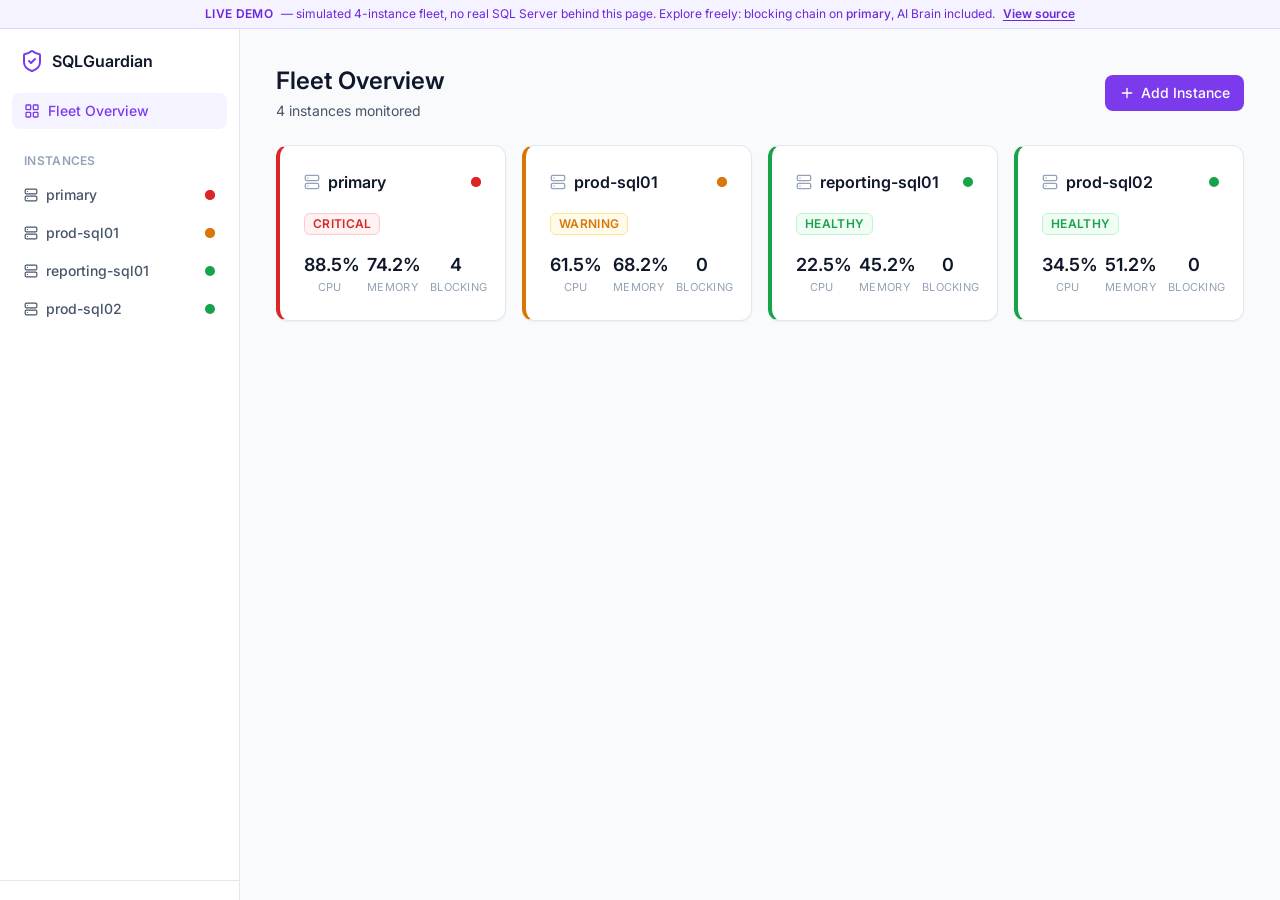
<file: sqlguardian-demo/index.html>
<!DOCTYPE html>
<html lang="en">
<head>
  <meta charset="UTF-8" />
  <meta name="viewport" content="width=device-width, initial-scale=1.0" />
  <link rel="icon" type="image/svg+xml" href="/sqlguardian-demo/favicon.svg" />
  <link rel="preconnect" href="https://fonts.googleapis.com" />
  <link href="https://fonts.googleapis.com/css2?family=Inter:wght@400;500;600;700&display=swap" rel="stylesheet" />
  <title>SQLGuardian — SQL Server Health Monitor</title>
  <script type="module" crossorigin src="/sqlguardian-demo/assets/index-amYqgaMJ.js"></script>
  <link rel="modulepreload" crossorigin href="/sqlguardian-demo/assets/vendor-query-CYN9l9K1.js">
  <link rel="modulepreload" crossorigin href="/sqlguardian-demo/assets/vendor-react-8IwIKRAB.js">
  <link rel="modulepreload" crossorigin href="/sqlguardian-demo/assets/vendor-recharts-Bz1JqpB4.js">
  <link rel="modulepreload" crossorigin href="/sqlguardian-demo/assets/vendor-radix-WLHy4Zsm.js">
  <link rel="stylesheet" crossorigin href="/sqlguardian-demo/assets/index-BujcL2jc.css">
</head>
<body>
  <div id="root"></div>
</body>
</html>
</file>
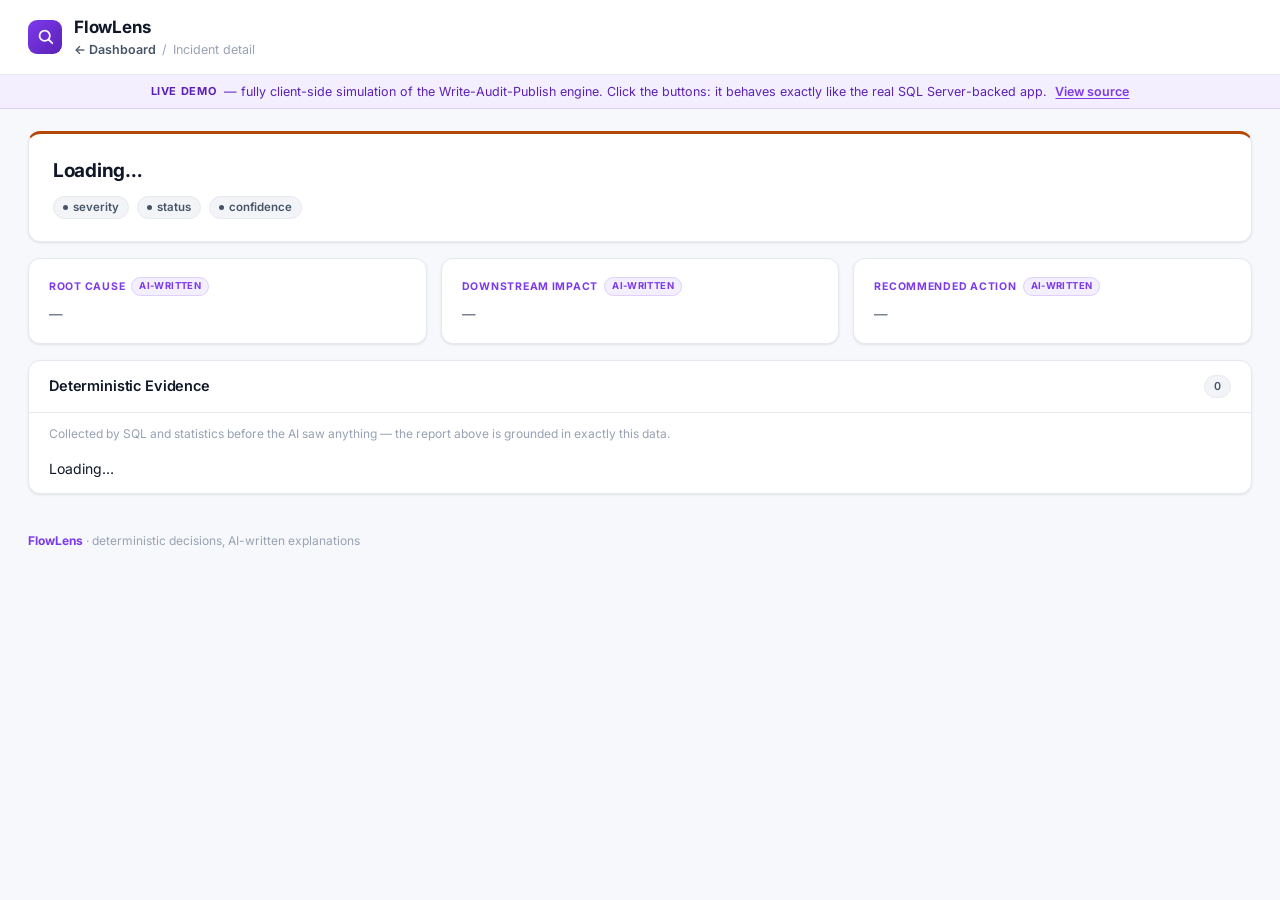
<file: flowlens-demo/incident.html>
<!DOCTYPE html>
<html lang="en">
<head>
    <meta charset="UTF-8">
    <meta name="viewport" content="width=device-width, initial-scale=1.0">
    <title>FlowLens — Incident</title>
    <link rel="icon" href="data:image/svg+xml,%3Csvg xmlns='http://www.w3.org/2000/svg' viewBox='0 0 32 32'%3E%3Crect width='32' height='32' rx='8' fill='%237c3aed'/%3E%3Ccircle cx='16' cy='16' r='7' fill='none' stroke='white' stroke-width='2.4'/%3E%3Cline x1='21.5' y1='21.5' x2='26' y2='26' stroke='white' stroke-width='2.6' stroke-linecap='round'/%3E%3C/svg%3E">
    <link rel="preconnect" href="https://fonts.googleapis.com">
    <link rel="preconnect" href="https://fonts.gstatic.com" crossorigin>
    <link href="https://fonts.googleapis.com/css2?family=Inter:wght@400;500;600;700&family=JetBrains+Mono:wght@400;500;600&display=swap" rel="stylesheet">
    <link rel="stylesheet" href="static/style.css">
</head>
<body>
    <header class="topbar">
        <div class="brand">
            <div class="brand-mark" aria-hidden="true">
                <svg viewBox="0 0 24 24" fill="none" stroke="currentColor" stroke-width="2.2" stroke-linecap="round">
                    <circle cx="11" cy="11" r="6.5"/><line x1="16" y1="16" x2="20.5" y2="20.5"/>
                </svg>
            </div>
            <div>
                <h1>FlowLens</h1>
                <nav class="crumbs"><a href="/" id="back-link">← Dashboard</a><span>/</span><span>Incident detail</span></nav>
            </div>
        </div>
    </header>
    <div class="demo-banner"><strong>Live demo</strong><span>&mdash; fully client-side simulation of the Write-Audit-Publish engine. Click the buttons: it behaves exactly like the real SQL Server-backed app.</span><a href="https://github.com/Firezerdemese/flowlens" target="_blank" rel="noopener">View source</a></div>

    <section class="incident-hero" id="incident-panel" data-incident-id="">
        <h2 id="incident-title">Loading…</h2>
        <div class="badge-row">
            <span class="badge badge-neutral" id="incident-severity">severity</span>
            <span class="badge badge-neutral" id="incident-status">status</span>
            <span class="badge badge-neutral" id="incident-confidence">confidence</span>
        </div>
    </section>

    <div class="report-grid">
        <div class="report-card">
            <h3>Root Cause <span class="ai-chip">AI-written</span></h3>
            <p id="incident-root-cause">—</p>
        </div>
        <div class="report-card">
            <h3>Downstream Impact <span class="ai-chip">AI-written</span></h3>
            <p id="incident-downstream">—</p>
        </div>
        <div class="report-card">
            <h3>Recommended Action <span class="ai-chip">AI-written</span></h3>
            <p id="incident-action">—</p>
        </div>
    </div>

    <section class="panel" style="margin-top:16px">
        <div class="panel-head">
            <h2>Deterministic Evidence</h2>
            <span class="count-chip" id="evidence-count">0</span>
        </div>
        <p class="evidence-note">Collected by SQL and statistics before the AI saw anything — the report above is grounded in exactly this data.</p>
        <div id="evidence-list"><div class="evidence-block">Loading…</div></div>
    </section>

    <footer>
        <span><strong style="color:var(--violet)">FlowLens</strong> · deterministic decisions, AI-written explanations</span>
    </footer>

    <div class="toast" id="toast"></div>
    <script>window.FLOWLENS_DEMO = true;</script>
    <script src="static/app.js"></script>
</body>
</html>
</file>
<file: style.css>
/* ============================================
   VARIABLES
   ============================================ */
:root {
  --navy:       #12181f;
  --navy-deep:  #0d1218;
  --navy-card:  #1a222c;
  --navy-soft:  #212b37;

  --gold:       #d4a655;
  --gold-light: #ecc57e;
  --gold-dim:   #96743a;
  --green:      #5fbf92;

  --white:      #f2efe9;
  --muted:      #97a1af;
  --dim:        #5c6774;
  --border:     rgba(212, 166, 85, 0.16);
  --border-soft:rgba(255, 255, 255, 0.06);

  --font-display: 'Cormorant Garamond', serif;
  --font-mono:    'JetBrains Mono', monospace;
  --font-body:    'Outfit', sans-serif;
}

/* ============================================
   RESET & BASE
   ============================================ */
*, *::before, *::after { box-sizing: border-box; margin: 0; padding: 0; }

html { scroll-behavior: smooth; }

body {
  background: var(--navy);
  color: var(--white);
  font-family: var(--font-body);
  font-size: 16px;
  font-weight: 300;
  line-height: 1.7;
  overflow-x: hidden;
}

a { color: inherit; text-decoration: none; }
img { max-width: 100%; display: block; }
button { font-family: inherit; cursor: pointer; }

.gold { color: var(--gold); }

::selection { background: rgba(212, 166, 85, 0.25); }

:focus-visible {
  outline: 2px solid var(--gold);
  outline-offset: 3px;
  border-radius: 3px;
}

::-webkit-scrollbar { width: 8px; }
::-webkit-scrollbar-track { background: var(--navy-deep); }
::-webkit-scrollbar-thumb { background: var(--navy-soft); border-radius: 4px; }

/* ============================================
   SCROLL PROGRESS
   ============================================ */
#scroll-bar {
  position: fixed;
  top: 0; left: 0;
  height: 2px;
  width: 0;
  background: var(--gold);
  z-index: 200;
  transition: width 0.1s linear;
}

/* ============================================
   LOADER
   ============================================ */
#loader {
  position: fixed;
  inset: 0;
  z-index: 9999;
  background: var(--navy);
  display: flex;
  align-items: center;
  justify-content: center;
  transition: opacity 0.5s ease, visibility 0.5s ease;
}

#loader.hidden { opacity: 0; visibility: hidden; }

.loader-content {
  display: flex;
  flex-direction: column;
  align-items: center;
  gap: 1.4rem;
}

.loader-logo {
  font-family: var(--font-display);
  font-size: 3.4rem;
  font-weight: 700;
  color: var(--gold);
  letter-spacing: 6px;
}

.loader-bar {
  width: 150px;
  height: 2px;
  background: rgba(212, 166, 85, 0.18);
  border-radius: 2px;
  overflow: hidden;
}

.loader-fill {
  height: 100%;
  width: 0;
  background: var(--gold);
  animation: load 1s ease forwards;
}

@keyframes load { to { width: 100%; } }

/* ============================================
   NAV
   ============================================ */
nav {
  position: fixed;
  top: 0; left: 0; right: 0;
  z-index: 100;
  display: flex;
  align-items: center;
  justify-content: space-between;
  padding: 1.1rem 4rem;
  background: rgba(18, 24, 31, 0.88);
  backdrop-filter: blur(12px);
  border-bottom: 1px solid var(--border-soft);
}

.nav-logo {
  font-family: var(--font-display);
  font-size: 1.5rem;
  font-weight: 700;
  color: var(--gold);
  letter-spacing: 2px;
}

.nav-links {
  display: flex;
  gap: 2.4rem;
  list-style: none;
}

.nav-links a {
  font-family: var(--font-mono);
  font-size: 0.74rem;
  letter-spacing: 1.5px;
  text-transform: uppercase;
  color: var(--muted);
  transition: color 0.2s;
}

.nav-links a:hover,
.nav-links a.active { color: var(--gold); }

.hamburger {
  display: none;
  background: none;
  border: 1px solid var(--border);
  color: var(--gold);
  font-size: 1.1rem;
  padding: 0.25rem 0.65rem;
  border-radius: 3px;
}

/* ============================================
   HERO
   ============================================ */
.hero {
  position: relative;
  min-height: 100vh;
  display: flex;
  align-items: center;
  justify-content: center;
  overflow: hidden;
}

.hero-canvas {
  position: absolute;
  inset: 0;
  width: 100%;
  height: 100%;
}

@media (max-width: 900px) {
  .hero-canvas { opacity: 0.4; }
}

.hero::after {
  content: '';
  position: absolute;
  left: 0; right: 0; bottom: 0;
  height: 160px;
  background: linear-gradient(to bottom, transparent, var(--navy));
  pointer-events: none;
}

.hero-center {
  position: relative;
  z-index: 2;
  display: flex;
  flex-direction: column;
  align-items: center;
  text-align: center;
  padding: 6rem 2rem 2rem;
  max-width: 900px;
}

.hero-eyebrow {
  font-family: var(--font-mono);
  font-size: 0.7rem;
  letter-spacing: 4px;
  text-transform: uppercase;
  color: var(--gold);
  margin-bottom: 1.2rem;
}

.hero-name {
  font-family: var(--font-display);
  font-size: clamp(3rem, 8vw, 6.5rem);
  font-weight: 300;
  line-height: 1.05;
  letter-spacing: -1px;
  margin-bottom: 1.1rem;
}

.hero-typewriter {
  font-family: var(--font-mono);
  font-size: 0.9rem;
  color: var(--muted);
  min-height: 1.7rem;
  margin-bottom: 1.8rem;
}

.tw-prompt { color: var(--gold-dim); }

.tw-cursor {
  display: inline-block;
  width: 8px;
  height: 1em;
  background: var(--gold);
  vertical-align: middle;
  margin-left: 2px;
  animation: blink 1s step-end infinite;
}

@keyframes blink { 50% { opacity: 0; } }

.hero-badge-row {
  display: flex;
  flex-wrap: wrap;
  gap: 0.7rem;
  justify-content: center;
  margin-bottom: 2rem;
}

.hero-badge-pill {
  font-family: var(--font-mono);
  font-size: 0.66rem;
  letter-spacing: 1.2px;
  color: var(--muted);
  border: 1px solid var(--border);
  padding: 0.3rem 0.9rem;
  border-radius: 2px;
}

.hero-cta {
  display: flex;
  gap: 1rem;
  flex-wrap: wrap;
  justify-content: center;
}

/* ============================================
   BUTTONS
   ============================================ */
.btn-primary,
.btn-ghost {
  padding: 0.8rem 1.9rem;
  font-family: var(--font-mono);
  font-size: 0.75rem;
  letter-spacing: 1.5px;
  text-transform: uppercase;
  border-radius: 2px;
  transition: transform 0.2s, background 0.2s, border-color 0.2s, color 0.2s;
}

.btn-primary {
  background: var(--gold);
  color: var(--navy-deep);
  font-weight: 600;
  display: inline-block;
}

.btn-primary:hover {
  background: var(--gold-light);
  transform: translateY(-2px);
}

.btn-ghost {
  border: 1px solid var(--border);
  color: var(--muted);
}

.btn-ghost:hover {
  border-color: var(--gold);
  color: var(--gold);
  transform: translateY(-2px);
}

/* ============================================
   SECTIONS
   ============================================ */
section[id] { scroll-margin-top: 70px; }

.section {
  padding: 6.5rem 4rem;
  max-width: 1180px;
  margin: 0 auto;
}

.section-label {
  font-family: var(--font-mono);
  font-size: 0.68rem;
  letter-spacing: 3px;
  text-transform: uppercase;
  color: var(--gold-dim);
  margin-bottom: 1rem;
}

.section h2 {
  font-family: var(--font-display);
  font-size: clamp(2rem, 4vw, 3.2rem);
  font-weight: 300;
  line-height: 1.15;
  margin-bottom: 2.5rem;
}

.section-lede {
  color: var(--muted);
  max-width: 640px;
  margin: -1.5rem 0 2.5rem;
  font-size: 1rem;
}

/* ============================================
   ABOUT
   ============================================ */
.about-grid {
  display: grid;
  grid-template-columns: 296px 1fr;
  gap: 3.5rem;
  align-items: start;
}

.about-rail {
  display: flex;
  flex-direction: column;
  gap: 1.5rem;
}

.about-photo {
  position: relative;
  width: 100%;
}

.about-photo img {
  width: 100%;
  aspect-ratio: 21 / 26;
  object-fit: cover;
  object-position: center 20%;
  border-radius: 4px;
  border: 1px solid var(--border);
  filter: grayscale(25%);
  transition: filter 0.3s;
}

.about-photo img:hover { filter: grayscale(0%); }

.photo-badge {
  position: absolute;
  bottom: 0; right: 0;
  width: 46%;
  height: 15%;
  background: var(--gold);
  clip-path: polygon(100% 0, 100% 100%, 0 100%);
  border-radius: 0 0 4px 0;
}

.about-text h2 { margin-bottom: 1.6rem; }

.about-text p {
  color: var(--muted);
  margin-bottom: 1.2rem;
  font-size: 1rem;
}

.about-text p strong { color: var(--white); font-weight: 500; }

/* Bulleted high points: About, Experience and project cards share the marker */
.about-list,
.xp-list,
.project-points {
  list-style: none;
  margin-bottom: 1.3rem;
}

.about-list li,
.xp-list li,
.project-points li {
  position: relative;
  padding-left: 1.15rem;
  margin-bottom: 0.55rem;
  color: var(--muted);
}

.about-list li::before,
.xp-list li::before,
.project-points li::before {
  content: '';
  position: absolute;
  left: 0;
  top: 0.72em;
  width: 5px;
  height: 5px;
  border-radius: 50%;
  background: var(--gold);
  opacity: 0.75;
}

.about-list li strong,
.xp-list li strong,
.project-points li strong { color: var(--white); font-weight: 500; }

.about-list li { font-size: 1rem; }
.xp-list li { font-size: 0.95rem; }
.project-points li { font-size: 0.94rem; }

.sys-card {
  background: var(--navy-card);
  border: 1px solid var(--border);
  border-radius: 4px;
  padding: 1.3rem;
  font-family: var(--font-mono);
  font-size: 0.7rem;
}

.sys-row {
  display: flex;
  justify-content: space-between;
  gap: 1rem;
  padding: 0.55rem 0;
  border-bottom: 1px dashed var(--border-soft);
}

.sys-row:last-child { border-bottom: none; }
.sys-k { color: var(--dim); }
.sys-v { color: var(--white); text-align: right; }
.sys-v.ok { color: var(--green); }

.about-stats {
  display: grid;
  grid-template-columns: repeat(4, 1fr);
  gap: 1.4rem;
  margin-top: 3.5rem;
  padding-top: 2.5rem;
  border-top: 1px solid var(--border-soft);
}

.stat {
  display: flex;
  flex-direction: column;
  gap: 0.35rem;
}

.stat-num {
  font-family: var(--font-display);
  font-size: 2.4rem;
  font-weight: 600;
  line-height: 1;
}

.stat-label {
  font-family: var(--font-mono);
  font-size: 0.66rem;
  letter-spacing: 1px;
  text-transform: uppercase;
  color: var(--muted);
}

/* ============================================
   SKILLS
   ============================================ */
.skills-filter {
  display: flex;
  gap: 0.7rem;
  flex-wrap: wrap;
  margin-bottom: 2.2rem;
}

.filter-btn {
  font-family: var(--font-mono);
  font-size: 0.72rem;
  letter-spacing: 1.4px;
  text-transform: uppercase;
  padding: 0.45rem 1.1rem;
  border: 1px solid var(--border);
  border-radius: 2px;
  background: transparent;
  color: var(--muted);
  transition: all 0.2s;
}

.filter-btn:hover { border-color: var(--gold); color: var(--gold); }

.filter-btn.active {
  background: var(--gold);
  border-color: var(--gold);
  color: var(--navy-deep);
}

.skills-grid {
  display: grid;
  grid-template-columns: repeat(4, 1fr);
  gap: 1.2rem;
}

.skill-card {
  padding: 1.6rem;
  border: 1px solid var(--border);
  border-radius: 4px;
  background: var(--navy-card);
  transition: border-color 0.3s, transform 0.3s;
}

.skill-card:hover {
  border-color: var(--gold-dim);
  transform: translateY(-4px);
}

.skill-card.hidden { display: none; }

.skill-card-header { margin-bottom: 0.7rem; }

.skill-domain-tag {
  font-family: var(--font-mono);
  font-size: 0.6rem;
  letter-spacing: 1.4px;
  text-transform: uppercase;
  padding: 0.2rem 0.55rem;
  border-radius: 2px;
}

.skill-domain-tag.db {
  background: rgba(212, 166, 85, 0.1);
  color: var(--gold);
  border: 1px solid rgba(212, 166, 85, 0.3);
}

.skill-domain-tag.ai {
  background: rgba(120, 160, 200, 0.08);
  color: #7ba3c9;
  border: 1px solid rgba(120, 160, 200, 0.25);
}

.skill-domain-tag.eng {
  background: rgba(95, 191, 146, 0.08);
  color: var(--green);
  border: 1px solid rgba(95, 191, 146, 0.25);
}

.skill-card h3 {
  font-family: var(--font-body);
  font-size: 0.92rem;
  font-weight: 500;
  margin-bottom: 0.9rem;
}

.tags,
.project-tags {
  display: flex;
  flex-wrap: wrap;
  gap: 0.35rem;
}

.tags span,
.project-tags span {
  font-family: var(--font-mono);
  font-size: 0.64rem;
  padding: 0.22rem 0.55rem;
  border-radius: 2px;
  background: rgba(212, 166, 85, 0.06);
  border: 1px solid rgba(212, 166, 85, 0.18);
  color: var(--gold-light);
}

/* ============================================
   EXPERIENCE
   ============================================ */
.timeline {
  position: relative;
  padding-left: 2rem;
}

.timeline::before {
  content: '';
  position: absolute;
  left: 0; top: 6px; bottom: 6px;
  width: 1px;
  background: var(--border);
}

.timeline-item {
  position: relative;
  padding-left: 2rem;
  padding-bottom: 3rem;
}

.timeline-item:last-child { padding-bottom: 0; }

.timeline-dot {
  position: absolute;
  left: -2.35rem;
  top: 0.6rem;
  width: 9px;
  height: 9px;
  border-radius: 50%;
  background: var(--navy-soft);
  border: 2px solid var(--navy);
  box-shadow: 0 0 0 2px var(--border);
}

.timeline-dot.current { background: var(--gold); }

.timeline-header {
  display: flex;
  flex-wrap: wrap;
  align-items: baseline;
  gap: 0.8rem;
  margin-bottom: 0.7rem;
}

.timeline-header h3 {
  font-size: 1.05rem;
  font-weight: 500;
}

.timeline-company {
  font-family: var(--font-mono);
  font-size: 0.74rem;
  color: var(--gold);
}

.timeline-date {
  font-family: var(--font-mono);
  font-size: 0.7rem;
  color: var(--dim);
  margin-left: auto;
}

.timeline-content p {
  color: var(--muted);
  font-size: 0.95rem;
  max-width: 860px;
  margin-bottom: 0.9rem;
}

.xp-stats {
  display: flex;
  gap: 1.4rem;
  flex-wrap: wrap;
  font-family: var(--font-mono);
  font-size: 0.7rem;
  color: var(--dim);
}

.xp-stats b { color: var(--gold); font-weight: 500; }

/* ============================================
   PROJECTS
   ============================================ */
.projects-list {
  display: flex;
  flex-direction: column;
  gap: 2rem;
}

.project-card {
  border: 1px solid var(--border);
  border-radius: 5px;
  background: var(--navy-card);
  overflow: hidden;
  transition: border-color 0.3s;
}

.project-card:hover { border-color: var(--gold-dim); }

.project-meta {
  display: flex;
  align-items: center;
  gap: 0.9rem;
  padding: 0.9rem 2rem;
  border-bottom: 1px solid var(--border-soft);
  background: rgba(212, 166, 85, 0.03);
}

.project-date,
.project-version {
  font-family: var(--font-mono);
  font-size: 0.68rem;
  color: var(--dim);
  letter-spacing: 1px;
}

.project-status {
  font-family: var(--font-mono);
  font-size: 0.62rem;
  padding: 0.15rem 0.6rem;
  border-radius: 20px;
  letter-spacing: 1px;
  text-transform: uppercase;
}

.project-status.live {
  background: rgba(95, 191, 146, 0.08);
  color: var(--green);
  border: 1px solid rgba(95, 191, 146, 0.3);
}

.project-status.dev {
  background: rgba(212, 166, 85, 0.07);
  color: var(--gold);
  border: 1px solid rgba(212, 166, 85, 0.3);
}

.project-status.built {
  background: rgba(123, 163, 201, 0.08);
  color: #7ba3c9;
  border: 1px solid rgba(123, 163, 201, 0.3);
}

.project-body {
  display: grid;
  grid-template-columns: 1.3fr 1fr;
  gap: 2.5rem;
  padding: 2.2rem;
  align-items: start;
}

.project-body.single { grid-template-columns: 1fr; }

.project-title {
  font-family: var(--font-display);
  font-size: 2rem;
  font-weight: 600;
  color: var(--gold);
  margin-bottom: 0.2rem;
}

.project-subtitle {
  font-family: var(--font-mono);
  font-size: 0.76rem;
  color: var(--muted);
  margin-bottom: 1.2rem;
}

.project-desc {
  font-size: 0.94rem;
  color: var(--muted);
  margin-bottom: 1.4rem;
}

.project-desc strong { color: var(--white); font-weight: 500; }
.project-desc em { color: var(--white); font-style: italic; }

.project-tags { margin-bottom: 1.4rem; }

.project-links {
  display: flex;
  gap: 0.7rem;
  flex-wrap: wrap;
}

.link-btn {
  display: inline-flex;
  align-items: center;
  gap: 0.5rem;
  padding: 0.5rem 1.1rem;
  border: 1px solid var(--border);
  border-radius: 2px;
  background: transparent;
  font-family: var(--font-mono);
  font-size: 0.68rem;
  letter-spacing: 1px;
  text-transform: uppercase;
  color: var(--muted);
  transition: all 0.2s;
}

.link-btn:hover { border-color: var(--gold); color: var(--gold); }

.link-btn.primary {
  background: var(--gold);
  border-color: var(--gold);
  color: var(--navy-deep);
  font-weight: 500;
}

.link-btn.primary:hover { background: var(--gold-light); color: var(--navy-deep); }

.link-btn.video {
  background: rgba(212, 166, 85, 0.07);
  border-color: rgba(212, 166, 85, 0.3);
  color: var(--gold);
}

.link-btn.video::before {
  content: '';
  width: 0; height: 0;
  border-left: 7px solid currentColor;
  border-top: 4.5px solid transparent;
  border-bottom: 4.5px solid transparent;
}

.link-btn.video:hover { background: rgba(212, 166, 85, 0.15); }

.project-visual img {
  width: 100%;
  border-radius: 3px;
  border: 1px solid var(--border-soft);
  cursor: zoom-in;
}

/* ============================================
   CONTACT
   ============================================ */
.contact { text-align: center; }

.contact-sub {
  color: var(--muted);
  max-width: 620px;
  margin: -1.5rem auto 2.2rem;
}

.contact-resume { margin-bottom: 2.5rem; }

.contact-links {
  display: grid;
  grid-template-columns: repeat(2, minmax(0, 320px));
  gap: 0.9rem;
  justify-content: center;
}

.contact-item {
  display: flex;
  align-items: center;
  justify-content: space-between;
  gap: 1rem;
  padding: 0.9rem 1.3rem;
  border: 1px solid var(--border);
  border-radius: 3px;
  background: var(--navy-card);
  text-align: left;
  transition: all 0.2s;
}

.contact-item:hover {
  border-color: var(--gold);
  transform: translateY(-3px);
}

.contact-lab {
  font-family: var(--font-mono);
  font-size: 0.6rem;
  letter-spacing: 1.6px;
  text-transform: uppercase;
  color: var(--dim);
}

.contact-val {
  font-family: var(--font-mono);
  font-size: 0.76rem;
  color: var(--white);
}

/* ============================================
   FOOTER
   ============================================ */
footer {
  text-align: center;
  padding: 2rem 4rem;
  border-top: 1px solid var(--border-soft);
  font-family: var(--font-mono);
  font-size: 0.7rem;
  color: var(--dim);
  letter-spacing: 1px;
}

/* ============================================
   VIDEO MODAL
   ============================================ */
.modal-overlay {
  position: fixed;
  inset: 0;
  z-index: 1000;
  display: flex;
  align-items: center;
  justify-content: center;
  padding: 1.5rem;
  background: rgba(6, 9, 13, 0.85);
  backdrop-filter: blur(14px);
  opacity: 0;
  pointer-events: none;
  transition: opacity 0.3s ease;
}

.modal-overlay.active { opacity: 1; pointer-events: auto; }

.modal-box {
  width: min(1000px, 100%);
  background: var(--navy-card);
  border: 1px solid var(--border);
  border-radius: 6px;
  overflow: hidden;
  transform: scale(0.96);
  transition: transform 0.3s cubic-bezier(0.22, 1, 0.36, 1);
}

.modal-overlay.active .modal-box { transform: scale(1); }

.modal-header {
  display: flex;
  align-items: center;
  justify-content: space-between;
  padding: 0.7rem 1.1rem;
  border-bottom: 1px solid var(--border-soft);
}

.modal-title {
  font-family: var(--font-mono);
  font-size: 0.68rem;
  letter-spacing: 2px;
  text-transform: uppercase;
  color: var(--gold);
}

.modal-close {
  background: transparent;
  border: 1px solid var(--border);
  color: var(--gold);
  width: 30px;
  height: 30px;
  border-radius: 50%;
  font-size: 1rem;
  line-height: 1;
  display: grid;
  place-items: center;
  transition: all 0.2s;
}

.modal-close:hover { background: var(--gold); color: var(--navy-deep); }

.modal-box video {
  display: block;
  width: 100%;
  max-height: calc(90vh - 48px);
  background: #000;
}

/* ============================================
   IMAGE ZOOM
   ============================================ */
.zoom-overlay {
  position: fixed;
  inset: 0;
  z-index: 1000;
  display: flex;
  align-items: center;
  justify-content: center;
  padding: 2rem;
  background: rgba(6, 9, 13, 0.92);
  backdrop-filter: blur(10px);
  cursor: zoom-out;
  opacity: 0;
  pointer-events: none;
  transition: opacity 0.3s ease;
}

.zoom-overlay.active { opacity: 1; pointer-events: auto; }

.zoom-overlay img {
  max-width: 92%;
  max-height: 90vh;
  border-radius: 4px;
  border: 1px solid var(--border);
}

/* ============================================
   NAV DOTS
   ============================================ */
.nav-dots {
  position: fixed;
  right: 1.4rem;
  top: 50%;
  transform: translateY(-50%);
  z-index: 50;
  display: flex;
  flex-direction: column;
  gap: 0.8rem;
}

.nav-dot {
  position: relative;
  width: 8px;
  height: 8px;
  padding: 0;
  border-radius: 50%;
  border: 1px solid rgba(212, 166, 85, 0.45);
  background: transparent;
  transition: all 0.3s;
}

.nav-dot:hover { border-color: var(--gold); }

.nav-dot.active {
  background: var(--gold);
  border-color: var(--gold);
  transform: scale(1.3);
}

.nav-dot-label {
  position: absolute;
  right: 16px;
  top: 50%;
  transform: translateY(-50%);
  font-family: var(--font-mono);
  font-size: 0.62rem;
  letter-spacing: 1px;
  color: var(--gold);
  white-space: nowrap;
  opacity: 0;
  transition: opacity 0.3s;
  pointer-events: none;
}

.nav-dot:hover .nav-dot-label,
.nav-dot.active .nav-dot-label { opacity: 1; }

/* ============================================
   BACK TO TOP
   ============================================ */
#back-to-top {
  position: fixed;
  bottom: 1.6rem;
  right: 1.6rem;
  width: 40px;
  height: 40px;
  border-radius: 50%;
  background: var(--gold);
  color: var(--navy-deep);
  border: none;
  font-size: 1rem;
  z-index: 60;
  opacity: 0;
  pointer-events: none;
  transition: opacity 0.3s, transform 0.3s;
}

#back-to-top.visible { opacity: 1; pointer-events: auto; }
#back-to-top:hover { transform: translateY(-3px); }

/* ============================================
   TOAST
   ============================================ */
.toast {
  position: fixed;
  bottom: 1.8rem;
  left: 50%;
  transform: translateX(-50%) translateY(70px);
  background: var(--navy-card);
  border: 1px solid var(--green);
  color: var(--green);
  font-family: var(--font-mono);
  font-size: 0.72rem;
  border-radius: 4px;
  padding: 0.6rem 1.3rem;
  z-index: 1001;
  opacity: 0;
  transition: all 0.3s;
}

.toast.show { transform: translateX(-50%) translateY(0); opacity: 1; }

/* ============================================
   SCROLL REVEAL
   ============================================ */
.fade-in {
  opacity: 0;
  transform: translateY(26px);
  transition: opacity 0.7s ease, transform 0.7s ease;
}

.fade-in.visible { opacity: 1; transform: none; }

/* ============================================
   RESPONSIVE
   ============================================ */
@media (max-width: 1100px) {
  .skills-grid { grid-template-columns: repeat(3, 1fr); }
}

@media (max-width: 900px) {
  nav { padding: 0.9rem 1.4rem; }
  .hamburger { display: block; }

  .nav-links {
    display: none;
    position: absolute;
    top: 100%;
    left: 0; right: 0;
    flex-direction: column;
    gap: 0;
    background: rgba(18, 24, 31, 0.98);
    border-bottom: 1px solid var(--border-soft);
    padding: 0.8rem 0;
  }

  .nav-links.open { display: flex; }
  .nav-links li a { display: block; padding: 0.7rem 1.6rem; font-size: 0.8rem; }

  .section { padding: 4.5rem 1.4rem; }
  .about-grid { grid-template-columns: 1fr; gap: 2.5rem; }
  .about-rail { flex-direction: row; align-items: flex-start; gap: 1.2rem; }
  .about-photo { width: 150px; flex-shrink: 0; }
  .about-rail .sys-card { flex: 1; min-width: 0; }
  .skills-grid { grid-template-columns: repeat(2, 1fr); }
  .project-body { grid-template-columns: 1fr; padding: 1.6rem; }
  .project-visual { order: -1; }
  .nav-dots { display: none; }
  .timeline-date { margin-left: 0; }
}

@media (max-width: 620px) {
  .hero-center { padding: 5rem 1.2rem 2rem; }
  .hero-typewriter { font-size: 0.74rem; }
  .hero-badge-pill { font-size: 0.6rem; }
  .hero-cta { flex-direction: column; width: 100%; }
  .hero-cta a { width: 100%; text-align: center; }

  .about-stats { grid-template-columns: repeat(2, 1fr); }
  .about-rail { flex-direction: column; }
  .about-photo { width: 160px; }
  .skills-grid { grid-template-columns: 1fr; }
  .contact-links { grid-template-columns: 1fr; }
  .project-meta { padding: 0.8rem 1.6rem; }
  .project-links { flex-direction: column; align-items: stretch; }
  .link-btn { justify-content: center; }
}

@media (prefers-reduced-motion: reduce) {
  html { scroll-behavior: auto; }
  *, *::before, *::after {
    animation-duration: 0.01ms !important;
    animation-iteration-count: 1 !important;
    transition-duration: 0.01ms !important;
  }
  .fade-in { opacity: 1; transform: none; }
}
</file>
<file: flowlens-demo/static/style.css>
/* FlowLens design system — light, clean, violet-accented (matches SQLGuardian). */
:root {
  --canvas: #f7f8fb;
  --card: #ffffff;
  --sunken: #f2f4f8;
  --border: #e6e9f0;
  --border-strong: #d5dae4;
  --text: #101828;
  --text-2: #475467;
  --text-3: #98a2b3;
  --violet: #7c3aed;
  --violet-soft: #f3efff;
  --violet-border: #ddd0fb;
  --good: #12905f;
  --good-soft: #e8f7f0;
  --good-border: #b5e6d2;
  --bad: #d92d20;
  --bad-soft: #feefec;
  --bad-border: #f8c6bf;
  --warn: #b54708;
  --warn-soft: #fef4e6;
  --warn-border: #f5d9ae;
  --mono: "JetBrains Mono", ui-monospace, SFMono-Regular, Consolas, monospace;
  --shadow: 0 1px 2px rgba(16, 24, 40, 0.04), 0 1px 3px rgba(16, 24, 40, 0.06);
  --shadow-lg: 0 4px 6px -2px rgba(16, 24, 40, 0.05), 0 12px 16px -4px rgba(16, 24, 40, 0.1);
}

* { box-sizing: border-box; margin: 0; padding: 0; }

html { scroll-behavior: smooth; }

body {
  background: var(--canvas);
  color: var(--text);
  font-family: "Inter", -apple-system, "Segoe UI", Roboto, sans-serif;
  font-size: 14px;
  line-height: 1.55;
  -webkit-font-smoothing: antialiased;
}

a { color: var(--violet); text-decoration: none; }
a:hover { text-decoration: underline; }

/* ------------------------------------------------------------- top bar --- */
.topbar {
  position: sticky;
  top: 0;
  z-index: 50;
  display: flex;
  align-items: center;
  justify-content: space-between;
  gap: 16px;
  flex-wrap: wrap;
  padding: 14px 28px;
  background: rgba(255, 255, 255, 0.92);
  backdrop-filter: blur(8px);
  border-bottom: 1px solid var(--border);
}
.brand { display: flex; align-items: center; gap: 12px; }
.brand-mark {
  width: 34px; height: 34px; border-radius: 9px;
  background: linear-gradient(135deg, #7c3aed, #5b21b6);
  display: grid; place-items: center;
  color: #fff; flex-shrink: 0;
}
.brand-mark svg { width: 19px; height: 19px; }
.brand h1 { font-size: 17px; font-weight: 700; letter-spacing: -0.01em; }
.brand .sub {
  font-size: 12px; color: var(--text-2); margin-top: 1px; max-width: 560px;
}
.brand .sub strong { color: var(--text); font-weight: 600; }

.actions { display: flex; gap: 8px; align-items: center; }
.btn {
  display: inline-flex; align-items: center; gap: 7px;
  border: 1px solid var(--border-strong);
  border-radius: 8px;
  background: var(--card);
  color: var(--text-2);
  padding: 8px 14px;
  font-size: 13px;
  font-weight: 600;
  font-family: inherit;
  cursor: pointer;
  transition: all 0.15s ease;
  box-shadow: var(--shadow);
}
.btn:hover { border-color: var(--text-3); color: var(--text); }
.btn:disabled { opacity: 0.55; cursor: wait; }
.btn-good { background: var(--good); border-color: var(--good); color: #fff; }
.btn-good:hover { background: #0d7a4f; color: #fff; }
.btn-bad { background: #fff; border-color: var(--bad-border); color: var(--bad); }
.btn-bad:hover { background: var(--bad-soft); border-color: var(--bad); color: var(--bad); }
.btn-reset { background: transparent; box-shadow: none; }
.btn .spinner {
  width: 13px; height: 13px; border-radius: 50%;
  border: 2px solid currentColor; border-top-color: transparent;
  animation: spin 0.7s linear infinite;
  display: none;
}
.btn.loading .spinner { display: inline-block; }
@keyframes spin { to { transform: rotate(360deg); } }

/* --------------------------------------------------------- demo banner --- */
.demo-banner {
  display: flex; align-items: center; justify-content: center; gap: 8px;
  flex-wrap: wrap;
  padding: 7px 16px;
  background: var(--violet-soft);
  border-bottom: 1px solid var(--violet-border);
  font-size: 12.5px;
  color: #5b21b6;
}
.demo-banner strong { text-transform: uppercase; letter-spacing: 0.06em; font-size: 11px; }
.demo-banner a { font-weight: 600; text-decoration: underline; text-underline-offset: 2px; }

/* ------------------------------------------------------- pipeline strip --- */
.pipeline {
  display: flex; align-items: stretch; gap: 0;
  margin: 22px 28px 0;
  overflow-x: auto;
  padding-bottom: 4px;
}
.pipe-node {
  flex: 1; min-width: 150px;
  background: var(--card);
  border: 1px solid var(--border);
  border-radius: 12px;
  padding: 14px 16px;
  position: relative;
  transition: all 0.25s ease;
  box-shadow: var(--shadow);
}
.pipe-node .pn-label {
  font-size: 10.5px; font-weight: 700; letter-spacing: 0.08em;
  text-transform: uppercase; color: var(--text-3); margin-bottom: 4px;
}
.pipe-node .pn-title { font-size: 13.5px; font-weight: 600; }
.pipe-node .pn-desc { font-size: 11.5px; color: var(--text-2); margin-top: 2px; }
.pipe-arrow {
  display: flex; align-items: center; padding: 0 10px;
  color: var(--border-strong); flex-shrink: 0;
  transition: color 0.25s ease;
}
.pipe-arrow svg { width: 18px; height: 18px; }

.pipe-node.audit { border-color: var(--violet-border); background: linear-gradient(180deg, #fdfcff, #faf8ff); }
.pipe-node.audit .pn-label { color: var(--violet); }
.pipe-checks { display: flex; flex-direction: column; gap: 3px; margin-top: 6px; }
.pipe-check {
  display: flex; align-items: center; gap: 6px;
  font-size: 11.5px; color: var(--text-2);
}
.pipe-check .dot {
  width: 6px; height: 6px; border-radius: 50%;
  background: var(--border-strong); flex-shrink: 0;
  transition: background 0.2s ease;
}

/* pipeline animation states */
.pipeline.running .pipe-node { border-color: var(--violet-border); }
.pipeline.running .pipe-arrow { color: var(--violet); }
.pipeline.running .pipe-node.active {
  border-color: var(--violet);
  box-shadow: 0 0 0 3px rgba(124, 58, 237, 0.12), var(--shadow-lg);
  transform: translateY(-1px);
}
.pipeline.running .pipe-check .dot.checking { background: var(--violet); animation: pulse-dot 0.8s ease-in-out infinite; }
@keyframes pulse-dot { 50% { opacity: 0.35; } }
.pipe-check .dot.pass { background: var(--good); }
.pipe-check .dot.fail { background: var(--bad); }

.pipe-node.outcome-publish { border-color: var(--good-border); }
.pipe-node.outcome-publish.flash {
  border-color: var(--good);
  box-shadow: 0 0 0 3px rgba(18, 144, 95, 0.15), var(--shadow-lg);
}
.pipe-node.outcome-quarantine { border-color: var(--border); }
.pipe-node.outcome-quarantine.flash {
  border-color: var(--bad);
  background: var(--bad-soft);
  box-shadow: 0 0 0 3px rgba(217, 45, 32, 0.14), var(--shadow-lg);
}

/* ------------------------------------------------------------ overview --- */
.overview {
  display: grid;
  grid-template-columns: 230px repeat(auto-fit, minmax(150px, 1fr));
  gap: 14px;
  padding: 18px 28px;
}
@media (max-width: 980px) { .overview { grid-template-columns: 1fr 1fr; } }

.card {
  background: var(--card);
  border: 1px solid var(--border);
  border-radius: 12px;
  padding: 16px 18px;
  box-shadow: var(--shadow);
}
.card-label {
  color: var(--text-3);
  font-size: 10.5px;
  font-weight: 700;
  text-transform: uppercase;
  letter-spacing: 0.07em;
}
.card-value {
  font-size: 27px;
  font-weight: 700;
  letter-spacing: -0.02em;
  margin-top: 6px;
  font-variant-numeric: tabular-nums;
}
.card-value.good { color: var(--good); }
.card-value.bad { color: var(--bad); }
.card-value.violet { color: var(--violet); }
.card-hint { font-size: 11.5px; color: var(--text-3); margin-top: 2px; }

/* health gauge card */
.gauge-card {
  grid-row: span 1;
  display: flex; align-items: center; gap: 16px;
}
.gauge-wrap { position: relative; width: 92px; height: 92px; flex-shrink: 0; }
.gauge-wrap svg { transform: rotate(-90deg); }
.gauge-track { fill: none; stroke: var(--sunken); stroke-width: 9; }
.gauge-bar {
  fill: none; stroke: var(--good); stroke-width: 9; stroke-linecap: round;
  transition: stroke-dashoffset 0.8s cubic-bezier(0.22, 1, 0.36, 1), stroke 0.4s;
}
.gauge-num {
  position: absolute; inset: 0; display: grid; place-items: center;
  font-size: 20px; font-weight: 700; letter-spacing: -0.02em;
  font-variant-numeric: tabular-nums;
}
.gauge-meta .card-label { margin-bottom: 4px; }
.gauge-meta .last-run { font-size: 12px; color: var(--text-2); margin-top: 4px; line-height: 1.45; }
.gauge-meta .last-run b { font-family: var(--mono); font-weight: 600; font-size: 11.5px; }

/* -------------------------------------------------------------- panels --- */
.panel {
  margin: 6px 28px 20px;
  background: var(--card);
  border: 1px solid var(--border);
  border-radius: 12px;
  box-shadow: var(--shadow);
  overflow: hidden;
}
.panel-head {
  display: flex; align-items: center; justify-content: space-between; gap: 12px;
  padding: 14px 20px;
  border-bottom: 1px solid var(--border);
}
.panel-head h2 { font-size: 14.5px; font-weight: 600; letter-spacing: -0.01em; }
.panel-head .count-chip {
  font-size: 11px; font-weight: 600; color: var(--text-2);
  background: var(--sunken); border: 1px solid var(--border);
  padding: 2px 9px; border-radius: 20px;
  font-variant-numeric: tabular-nums;
}
.panel-body { overflow-x: auto; }

table { width: 100%; border-collapse: collapse; font-size: 13px; }
th, td { text-align: left; padding: 10px 14px; border-bottom: 1px solid var(--border); }
th:first-child, td:first-child { padding-left: 20px; }
th:last-child, td:last-child { padding-right: 20px; }
tbody tr:last-child td { border-bottom: none; }
th {
  color: var(--text-3); font-weight: 600; text-transform: uppercase;
  font-size: 10.5px; letter-spacing: 0.06em;
  background: #fbfcfe;
}
tbody tr { transition: background 0.12s ease; }
tbody tr:hover { background: #fafbfe; }
td.mono, .mono { font-family: var(--mono); font-size: 12px; }
td .muted { color: var(--text-3); }
tr.row-new { animation: row-in 0.6s ease; }
@keyframes row-in { from { background: var(--violet-soft); } to { background: transparent; } }

.empty-row td { color: var(--text-3); padding: 22px 20px; font-size: 13px; }

/* -------------------------------------------------------------- badges --- */
.badge {
  display: inline-flex; align-items: center; gap: 5px;
  padding: 2px 9px;
  border-radius: 20px;
  font-size: 11.5px;
  font-weight: 600;
  border: 1px solid transparent;
  white-space: nowrap;
}
.badge::before { content: ""; width: 5px; height: 5px; border-radius: 50%; background: currentColor; }
.badge-pass, .badge-approved, .badge-low, .badge-resolved {
  background: var(--good-soft); color: var(--good); border-color: var(--good-border);
}
.badge-fail, .badge-rejected, .badge-critical, .badge-high {
  background: var(--bad-soft); color: var(--bad); border-color: var(--bad-border);
}
.badge-proposed, .badge-medium, .badge-open {
  background: var(--warn-soft); color: var(--warn); border-color: var(--warn-border);
}
.badge-neutral { background: var(--sunken); color: var(--text-2); border-color: var(--border); }

.check-yes { color: var(--good); font-weight: 700; }
.check-no { color: var(--text-3); }

/* ------------------------------------------------------------- actions --- */
.link-btn {
  background: var(--card);
  border: 1px solid var(--border-strong);
  color: var(--text-2);
  border-radius: 7px;
  padding: 4px 10px;
  font-size: 12px;
  font-weight: 600;
  font-family: inherit;
  cursor: pointer;
  margin-right: 4px;
  transition: all 0.15s ease;
}
.link-btn:hover { border-color: var(--violet); color: var(--violet); }
.link-btn.approve:hover { border-color: var(--good); color: var(--good); }
.link-btn.reject:hover { border-color: var(--bad); color: var(--bad); }

a.incident-link { font-weight: 600; font-size: 12.5px; white-space: nowrap; }

/* ------------------------------------------------------ incident detail --- */
.crumbs {
  font-size: 12.5px; color: var(--text-3);
  display: flex; align-items: center; gap: 6px;
}
.crumbs a { color: var(--text-2); font-weight: 600; }

.incident-hero {
  margin: 22px 28px 0;
  background: var(--card);
  border: 1px solid var(--border);
  border-radius: 12px;
  padding: 22px 24px;
  box-shadow: var(--shadow);
  border-top: 3px solid var(--warn);
}
.incident-hero.sev-critical, .incident-hero.sev-high { border-top-color: var(--bad); }
.incident-hero.sev-low { border-top-color: var(--good); }
.incident-hero h2 { font-size: 19px; font-weight: 700; letter-spacing: -0.015em; margin-bottom: 10px; }
.badge-row { display: flex; gap: 8px; flex-wrap: wrap; }

.report-grid {
  display: grid; grid-template-columns: repeat(3, 1fr); gap: 14px;
  margin: 16px 28px 0;
}
@media (max-width: 900px) { .report-grid { grid-template-columns: 1fr; } }
.report-card {
  background: var(--card); border: 1px solid var(--border); border-radius: 12px;
  padding: 18px 20px; box-shadow: var(--shadow);
}
.report-card h3 {
  font-size: 10.5px; font-weight: 700; letter-spacing: 0.07em;
  text-transform: uppercase; color: var(--violet); margin-bottom: 8px;
  display: flex; align-items: center; gap: 6px;
}
.report-card p { font-size: 13.5px; color: var(--text-2); }
.ai-chip {
  font-size: 9.5px; padding: 1px 7px; border-radius: 10px;
  background: var(--violet-soft); border: 1px solid var(--violet-border);
  color: var(--violet); letter-spacing: 0.04em;
}

.evidence-note {
  font-size: 12px; color: var(--text-3); padding: 12px 20px 0;
}
.evidence-block { border-bottom: 1px solid var(--border); padding: 14px 20px; }
.evidence-block:last-child { border-bottom: none; }
.evidence-block h4 {
  margin: 0 0 8px; font-size: 11px; color: var(--text-2);
  text-transform: uppercase; letter-spacing: 0.06em; font-weight: 700;
  display: flex; align-items: center; gap: 7px;
}
.evidence-block h4::before {
  content: ""; width: 7px; height: 7px; border-radius: 2px; background: var(--violet);
}
.evidence-block pre {
  margin: 0;
  white-space: pre-wrap;
  word-break: break-word;
  font-family: var(--mono);
  font-size: 11.5px;
  line-height: 1.6;
  color: var(--text-2);
  background: #fbfbfd;
  border: 1px solid var(--border);
  border-radius: 8px;
  padding: 12px 14px;
}

/* --------------------------------------------------------------- toast --- */
.toast {
  position: fixed; bottom: 24px; left: 50%;
  transform: translateX(-50%) translateY(90px);
  background: var(--text);
  color: #fff;
  font-size: 13px;
  font-weight: 500;
  border-radius: 10px;
  padding: 11px 20px;
  box-shadow: var(--shadow-lg);
  transition: transform 0.3s cubic-bezier(0.22, 1, 0.36, 1), opacity 0.3s;
  opacity: 0;
  z-index: 100;
  max-width: min(560px, 90vw);
  text-align: center;
}
.toast.show { transform: translateX(-50%) translateY(0); opacity: 1; }
.toast.good { background: var(--good); }
.toast.bad { background: var(--bad); }

/* -------------------------------------------------------------- footer --- */
footer {
  padding: 18px 28px 26px;
  font-size: 12px;
  color: var(--text-3);
  display: flex; justify-content: space-between; gap: 10px; flex-wrap: wrap;
}
footer .sep { margin: 0 6px; }
</file>
<file: sqlguardian-demo/assets/index-BujcL2jc.css>
*,:before,:after{--tw-border-spacing-x: 0;--tw-border-spacing-y: 0;--tw-translate-x: 0;--tw-translate-y: 0;--tw-rotate: 0;--tw-skew-x: 0;--tw-skew-y: 0;--tw-scale-x: 1;--tw-scale-y: 1;--tw-pan-x: ;--tw-pan-y: ;--tw-pinch-zoom: ;--tw-scroll-snap-strictness: proximity;--tw-gradient-from-position: ;--tw-gradient-via-position: ;--tw-gradient-to-position: ;--tw-ordinal: ;--tw-slashed-zero: ;--tw-numeric-figure: ;--tw-numeric-spacing: ;--tw-numeric-fraction: ;--tw-ring-inset: ;--tw-ring-offset-width: 0px;--tw-ring-offset-color: #fff;--tw-ring-color: rgb(59 130 246 / .5);--tw-ring-offset-shadow: 0 0 #0000;--tw-ring-shadow: 0 0 #0000;--tw-shadow: 0 0 #0000;--tw-shadow-colored: 0 0 #0000;--tw-blur: ;--tw-brightness: ;--tw-contrast: ;--tw-grayscale: ;--tw-hue-rotate: ;--tw-invert: ;--tw-saturate: ;--tw-sepia: ;--tw-drop-shadow: ;--tw-backdrop-blur: ;--tw-backdrop-brightness: ;--tw-backdrop-contrast: ;--tw-backdrop-grayscale: ;--tw-backdrop-hue-rotate: ;--tw-backdrop-invert: ;--tw-backdrop-opacity: ;--tw-backdrop-saturate: ;--tw-backdrop-sepia: ;--tw-contain-size: ;--tw-contain-layout: ;--tw-contain-paint: ;--tw-contain-style: }::backdrop{--tw-border-spacing-x: 0;--tw-border-spacing-y: 0;--tw-translate-x: 0;--tw-translate-y: 0;--tw-rotate: 0;--tw-skew-x: 0;--tw-skew-y: 0;--tw-scale-x: 1;--tw-scale-y: 1;--tw-pan-x: ;--tw-pan-y: ;--tw-pinch-zoom: ;--tw-scroll-snap-strictness: proximity;--tw-gradient-from-position: ;--tw-gradient-via-position: ;--tw-gradient-to-position: ;--tw-ordinal: ;--tw-slashed-zero: ;--tw-numeric-figure: ;--tw-numeric-spacing: ;--tw-numeric-fraction: ;--tw-ring-inset: ;--tw-ring-offset-width: 0px;--tw-ring-offset-color: #fff;--tw-ring-color: rgb(59 130 246 / .5);--tw-ring-offset-shadow: 0 0 #0000;--tw-ring-shadow: 0 0 #0000;--tw-shadow: 0 0 #0000;--tw-shadow-colored: 0 0 #0000;--tw-blur: ;--tw-brightness: ;--tw-contrast: ;--tw-grayscale: ;--tw-hue-rotate: ;--tw-invert: ;--tw-saturate: ;--tw-sepia: ;--tw-drop-shadow: ;--tw-backdrop-blur: ;--tw-backdrop-brightness: ;--tw-backdrop-contrast: ;--tw-backdrop-grayscale: ;--tw-backdrop-hue-rotate: ;--tw-backdrop-invert: ;--tw-backdrop-opacity: ;--tw-backdrop-saturate: ;--tw-backdrop-sepia: ;--tw-contain-size: ;--tw-contain-layout: ;--tw-contain-paint: ;--tw-contain-style: }*,:before,:after{box-sizing:border-box;border-width:0;border-style:solid;border-color:#e5e7eb}:before,:after{--tw-content: ""}html,:host{line-height:1.5;-webkit-text-size-adjust:100%;-moz-tab-size:4;-o-tab-size:4;tab-size:4;font-family:Inter,ui-sans-serif,system-ui,sans-serif;font-feature-settings:normal;font-variation-settings:normal;-webkit-tap-highlight-color:transparent}body{margin:0;line-height:inherit}hr{height:0;color:inherit;border-top-width:1px}abbr:where([title]){-webkit-text-decoration:underline dotted;text-decoration:underline dotted}h1,h2,h3,h4,h5,h6{font-size:inherit;font-weight:inherit}a{color:inherit;text-decoration:inherit}b,strong{font-weight:bolder}code,kbd,samp,pre{font-family:ui-monospace,SFMono-Regular,Menlo,Monaco,Consolas,Liberation Mono,Courier New,monospace;font-feature-settings:normal;font-variation-settings:normal;font-size:1em}small{font-size:80%}sub,sup{font-size:75%;line-height:0;position:relative;vertical-align:baseline}sub{bottom:-.25em}sup{top:-.5em}table{text-indent:0;border-color:inherit;border-collapse:collapse}button,input,optgroup,select,textarea{font-family:inherit;font-feature-settings:inherit;font-variation-settings:inherit;font-size:100%;font-weight:inherit;line-height:inherit;letter-spacing:inherit;color:inherit;margin:0;padding:0}button,select{text-transform:none}button,input:where([type=button]),input:where([type=reset]),input:where([type=submit]){-webkit-appearance:button;background-color:transparent;background-image:none}:-moz-focusring{outline:auto}:-moz-ui-invalid{box-shadow:none}progress{vertical-align:baseline}::-webkit-inner-spin-button,::-webkit-outer-spin-button{height:auto}[type=search]{-webkit-appearance:textfield;outline-offset:-2px}::-webkit-search-decoration{-webkit-appearance:none}::-webkit-file-upload-button{-webkit-appearance:button;font:inherit}summary{display:list-item}blockquote,dl,dd,h1,h2,h3,h4,h5,h6,hr,figure,p,pre{margin:0}fieldset{margin:0;padding:0}legend{padding:0}ol,ul,menu{list-style:none;margin:0;padding:0}dialog{padding:0}textarea{resize:vertical}input::-moz-placeholder,textarea::-moz-placeholder{opacity:1;color:#9ca3af}input::placeholder,textarea::placeholder{opacity:1;color:#9ca3af}button,[role=button]{cursor:pointer}:disabled{cursor:default}img,svg,video,canvas,audio,iframe,embed,object{display:block;vertical-align:middle}img,video{max-width:100%;height:auto}[hidden]:where(:not([hidden=until-found])){display:none}.pointer-events-none{pointer-events:none}.static{position:static}.fixed{position:fixed}.absolute{position:absolute}.relative{position:relative}.inset-0{top:0;right:0;bottom:0;left:0}.left-1\/2{left:50%}.top-1\/2{top:50%}.z-50{z-index:50}.mx-1{margin-left:.25rem;margin-right:.25rem}.mb-1{margin-bottom:.25rem}.mb-2{margin-bottom:.5rem}.mb-3{margin-bottom:.75rem}.mb-4{margin-bottom:1rem}.mb-5{margin-bottom:1.25rem}.mb-6{margin-bottom:1.5rem}.ml-0\.5{margin-left:.125rem}.ml-auto{margin-left:auto}.mt-1{margin-top:.25rem}.mt-2{margin-top:.5rem}.mt-3{margin-top:.75rem}.mt-4{margin-top:1rem}.mt-5{margin-top:1.25rem}.mt-6{margin-top:1.5rem}.line-clamp-2{overflow:hidden;display:-webkit-box;-webkit-box-orient:vertical;-webkit-line-clamp:2}.block{display:block}.inline{display:inline}.flex{display:flex}.inline-flex{display:inline-flex}.table{display:table}.grid{display:grid}.h-16{height:4rem}.h-2{height:.5rem}.h-2\.5{height:.625rem}.h-3{height:.75rem}.h-3\.5{height:.875rem}.h-36{height:9rem}.h-4{height:1rem}.h-48{height:12rem}.h-6{height:1.5rem}.h-8{height:2rem}.h-\[120px\]{height:120px}.h-full{height:100%}.h-screen{height:100vh}.min-h-0{min-height:0px}.w-1\/2{width:50%}.w-1\/3{width:33.333333%}.w-2\.5{width:.625rem}.w-2\/3{width:66.666667%}.w-3\.5{width:.875rem}.w-4{width:1rem}.w-6{width:1.5rem}.w-60{width:15rem}.w-8{width:2rem}.w-\[120px\]{width:120px}.w-fit{width:-moz-fit-content;width:fit-content}.w-full{width:100%}.w-screen{width:100vw}.min-w-0{min-width:0px}.min-w-\[200px\]{min-width:200px}.max-w-3xl{max-width:48rem}.max-w-5xl{max-width:64rem}.max-w-6xl{max-width:72rem}.max-w-\[120px\]{max-width:120px}.max-w-\[200px\]{max-width:200px}.max-w-md{max-width:28rem}.flex-1{flex:1 1 0%}.flex-none{flex:none}.shrink-0{flex-shrink:0}.grow{flex-grow:1}.-translate-x-1\/2{--tw-translate-x: -50%;transform:translate(var(--tw-translate-x),var(--tw-translate-y)) rotate(var(--tw-rotate)) skew(var(--tw-skew-x)) skewY(var(--tw-skew-y)) scaleX(var(--tw-scale-x)) scaleY(var(--tw-scale-y))}.-translate-y-1\/2{--tw-translate-y: -50%;transform:translate(var(--tw-translate-x),var(--tw-translate-y)) rotate(var(--tw-rotate)) skew(var(--tw-skew-x)) skewY(var(--tw-skew-y)) scaleX(var(--tw-scale-x)) scaleY(var(--tw-scale-y))}@keyframes pulse{50%{opacity:.5}}.animate-pulse{animation:pulse 2s cubic-bezier(.4,0,.6,1) infinite}@keyframes spin{to{transform:rotate(360deg)}}.animate-spin{animation:spin 1s linear infinite}.cursor-pointer{cursor:pointer}.select-none{-webkit-user-select:none;-moz-user-select:none;user-select:none}.list-disc{list-style-type:disc}.grid-cols-1{grid-template-columns:repeat(1,minmax(0,1fr))}.grid-cols-2{grid-template-columns:repeat(2,minmax(0,1fr))}.grid-cols-3{grid-template-columns:repeat(3,minmax(0,1fr))}.flex-col{flex-direction:column}.flex-wrap{flex-wrap:wrap}.items-start{align-items:flex-start}.items-center{align-items:center}.items-baseline{align-items:baseline}.justify-end{justify-content:flex-end}.justify-center{justify-content:center}.justify-between{justify-content:space-between}.gap-0\.5{gap:.125rem}.gap-1{gap:.25rem}.gap-1\.5{gap:.375rem}.gap-2{gap:.5rem}.gap-3{gap:.75rem}.gap-4{gap:1rem}.gap-6{gap:1.5rem}.gap-8{gap:2rem}.space-y-1>:not([hidden])~:not([hidden]){--tw-space-y-reverse: 0;margin-top:calc(.25rem * calc(1 - var(--tw-space-y-reverse)));margin-bottom:calc(.25rem * var(--tw-space-y-reverse))}.space-y-1\.5>:not([hidden])~:not([hidden]){--tw-space-y-reverse: 0;margin-top:calc(.375rem * calc(1 - var(--tw-space-y-reverse)));margin-bottom:calc(.375rem * var(--tw-space-y-reverse))}.overflow-hidden{overflow:hidden}.overflow-x-auto{overflow-x:auto}.overflow-y-auto{overflow-y:auto}.truncate{overflow:hidden;text-overflow:ellipsis;white-space:nowrap}.rounded{border-radius:.25rem}.rounded-full{border-radius:9999px}.rounded-lg{border-radius:.5rem}.rounded-md{border-radius:.375rem}.rounded-xl{border-radius:.75rem}.border{border-width:1px}.border-b{border-bottom-width:1px}.border-b-2{border-bottom-width:2px}.border-l-4{border-left-width:4px}.border-r{border-right-width:1px}.border-t{border-top-width:1px}.border-dashed{border-style:dashed}.border-accent{border-color:var(--accent)}.border-border{border-color:var(--border-default)}.border-border-subtle{border-color:var(--border-subtle)}.border-severity-critical-border{border-color:var(--sev-critical-border)}.border-severity-healthy-border{border-color:var(--sev-healthy-border)}.border-severity-unknown-border{border-color:var(--sev-unknown-border)}.border-severity-warning-border{border-color:var(--sev-warning-border)}.border-transparent{border-color:transparent}.border-violet-200{--tw-border-opacity: 1;border-color:rgb(221 214 254 / var(--tw-border-opacity, 1))}.bg-accent{background-color:var(--accent)}.bg-accent-bg{background-color:var(--accent-bg)}.bg-severity-critical{background-color:var(--sev-critical)}.bg-severity-critical-bg{background-color:var(--sev-critical-bg)}.bg-severity-healthy{background-color:var(--sev-healthy)}.bg-severity-healthy-bg{background-color:var(--sev-healthy-bg)}.bg-severity-unknown{background-color:var(--sev-unknown)}.bg-severity-unknown-bg{background-color:var(--sev-unknown-bg)}.bg-severity-warning{background-color:var(--sev-warning)}.bg-severity-warning-bg{background-color:var(--sev-warning-bg)}.bg-slate-900\/40{background-color:#0f172a66}.bg-surface-canvas{background-color:var(--surface-canvas)}.bg-surface-card{background-color:var(--surface-card)}.bg-surface-sunken{background-color:var(--surface-sunken)}.bg-violet-50{--tw-bg-opacity: 1;background-color:rgb(245 243 255 / var(--tw-bg-opacity, 1))}.p-1{padding:.25rem}.p-10{padding:2.5rem}.p-3{padding:.75rem}.p-4{padding:1rem}.p-5{padding:1.25rem}.p-6{padding:1.5rem}.p-9{padding:2.25rem}.px-1\.5{padding-left:.375rem;padding-right:.375rem}.px-2{padding-left:.5rem;padding-right:.5rem}.px-2\.5{padding-left:.625rem;padding-right:.625rem}.px-3{padding-left:.75rem;padding-right:.75rem}.px-3\.5{padding-left:.875rem;padding-right:.875rem}.px-4{padding-left:1rem;padding-right:1rem}.px-5{padding-left:1.25rem;padding-right:1.25rem}.px-6{padding-left:1.5rem;padding-right:1.5rem}.py-0\.5{padding-top:.125rem;padding-bottom:.125rem}.py-1\.5{padding-top:.375rem;padding-bottom:.375rem}.py-16{padding-top:4rem;padding-bottom:4rem}.py-2{padding-top:.5rem;padding-bottom:.5rem}.py-3{padding-top:.75rem;padding-bottom:.75rem}.py-4{padding-top:1rem;padding-bottom:1rem}.py-5{padding-top:1.25rem;padding-bottom:1.25rem}.pb-2{padding-bottom:.5rem}.pl-5{padding-left:1.25rem}.text-left{text-align:left}.text-center{text-align:center}.text-right{text-align:right}.font-mono{font-family:ui-monospace,SFMono-Regular,Menlo,Monaco,Consolas,Liberation Mono,Courier New,monospace}.text-2xl{font-size:1.5rem;line-height:2rem}.text-3xl{font-size:1.875rem;line-height:2.25rem}.text-\[10px\]{font-size:10px}.text-\[11px\]{font-size:11px}.text-base{font-size:1rem;line-height:1.5rem}.text-lg{font-size:1.125rem;line-height:1.75rem}.text-sm{font-size:.875rem;line-height:1.25rem}.text-xl{font-size:1.25rem;line-height:1.75rem}.text-xs{font-size:.75rem;line-height:1rem}.font-medium{font-weight:500}.font-semibold{font-weight:600}.uppercase{text-transform:uppercase}.tracking-wide{letter-spacing:.025em}.text-accent{color:var(--accent)}.text-severity-critical{color:var(--sev-critical)}.text-severity-healthy{color:var(--sev-healthy)}.text-severity-unknown{color:var(--sev-unknown)}.text-severity-warning{color:var(--sev-warning)}.text-text-primary{color:var(--text-primary)}.text-text-secondary{color:var(--text-secondary)}.text-text-tertiary{color:var(--text-tertiary)}.text-violet-700{--tw-text-opacity: 1;color:rgb(109 40 217 / var(--tw-text-opacity, 1))}.text-white{--tw-text-opacity: 1;color:rgb(255 255 255 / var(--tw-text-opacity, 1))}.underline{text-decoration-line:underline}.underline-offset-2{text-underline-offset:2px}.accent-accent{accent-color:var(--accent)}.opacity-75{opacity:.75}.shadow-lg{--tw-shadow: 0 10px 15px -3px rgb(0 0 0 / .1), 0 4px 6px -4px rgb(0 0 0 / .1);--tw-shadow-colored: 0 10px 15px -3px var(--tw-shadow-color), 0 4px 6px -4px var(--tw-shadow-color);box-shadow:var(--tw-ring-offset-shadow, 0 0 #0000),var(--tw-ring-shadow, 0 0 #0000),var(--tw-shadow)}.shadow-sm{--tw-shadow: 0 1px 2px 0 rgb(0 0 0 / .05);--tw-shadow-colored: 0 1px 2px 0 var(--tw-shadow-color);box-shadow:var(--tw-ring-offset-shadow, 0 0 #0000),var(--tw-ring-shadow, 0 0 #0000),var(--tw-shadow)}.outline-none{outline:2px solid transparent;outline-offset:2px}.filter{filter:var(--tw-blur) var(--tw-brightness) var(--tw-contrast) var(--tw-grayscale) var(--tw-hue-rotate) var(--tw-invert) var(--tw-saturate) var(--tw-sepia) var(--tw-drop-shadow)}.transition-\[width\]{transition-property:width;transition-timing-function:cubic-bezier(.4,0,.2,1);transition-duration:.15s}.transition-colors{transition-property:color,background-color,border-color,text-decoration-color,fill,stroke;transition-timing-function:cubic-bezier(.4,0,.2,1);transition-duration:.15s}.transition-shadow{transition-property:box-shadow;transition-timing-function:cubic-bezier(.4,0,.2,1);transition-duration:.15s}.duration-500{transition-duration:.5s}.ease-out{transition-timing-function:cubic-bezier(0,0,.2,1)}:root{--surface-canvas: #f8fafc;--surface-card: #ffffff;--surface-sunken: #f1f5f9;--border-subtle: #e2e8f0;--border-default: #cbd5e1;--text-primary: #0f172a;--text-secondary: #475569;--text-tertiary: #94a3b8;--accent: #7c3aed;--accent-hover: #6d28d9;--accent-bg: #f5f3ff;--sev-healthy: #16a34a;--sev-healthy-bg: #f0fdf4;--sev-healthy-border: #bbf7d0;--sev-warning: #d97706;--sev-warning-bg: #fffbeb;--sev-warning-border: #fde68a;--sev-critical: #dc2626;--sev-critical-bg: #fef2f2;--sev-critical-border: #fecaca;--sev-unknown: #64748b;--sev-unknown-bg: #f8fafc;--sev-unknown-border: #e2e8f0}*{box-sizing:border-box}body{margin:0;background:var(--surface-canvas);color:var(--text-primary);font-family:Inter,-apple-system,BlinkMacSystemFont,sans-serif;-webkit-font-smoothing:antialiased}::-webkit-scrollbar{width:8px;height:8px}::-webkit-scrollbar-track{background:var(--surface-canvas)}::-webkit-scrollbar-thumb{background:var(--border-default);border-radius:4px}@keyframes ping{75%,to{transform:scale(2);opacity:0}}.first\:pt-0:first-child{padding-top:0}.last\:border-0:last-child{border-width:0px}.hover\:bg-accent-hover:hover{background-color:var(--accent-hover)}.hover\:bg-surface-sunken:hover{background-color:var(--surface-sunken)}.hover\:text-text-primary:hover{color:var(--text-primary)}.hover\:text-violet-900:hover{--tw-text-opacity: 1;color:rgb(76 29 149 / var(--tw-text-opacity, 1))}.hover\:underline:hover{text-decoration-line:underline}.hover\:shadow-md:hover{--tw-shadow: 0 4px 6px -1px rgb(0 0 0 / .1), 0 2px 4px -2px rgb(0 0 0 / .1);--tw-shadow-colored: 0 4px 6px -1px var(--tw-shadow-color), 0 2px 4px -2px var(--tw-shadow-color);box-shadow:var(--tw-ring-offset-shadow, 0 0 #0000),var(--tw-ring-shadow, 0 0 #0000),var(--tw-shadow)}.focus\:border-accent:focus{border-color:var(--accent)}.focus\:outline-none:focus{outline:2px solid transparent;outline-offset:2px}.disabled\:opacity-50:disabled{opacity:.5}.data-\[highlighted\]\:bg-surface-sunken[data-highlighted]{background-color:var(--surface-sunken)}@media (min-width: 640px){.sm\:grid-cols-2{grid-template-columns:repeat(2,minmax(0,1fr))}}@media (min-width: 768px){.md\:grid-cols-2{grid-template-columns:repeat(2,minmax(0,1fr))}}@media (min-width: 1024px){.lg\:grid-cols-2{grid-template-columns:repeat(2,minmax(0,1fr))}.lg\:grid-cols-3{grid-template-columns:repeat(3,minmax(0,1fr))}.lg\:grid-cols-4{grid-template-columns:repeat(4,minmax(0,1fr))}}@media (min-width: 1280px){.xl\:grid-cols-4{grid-template-columns:repeat(4,minmax(0,1fr))}}
</file>
